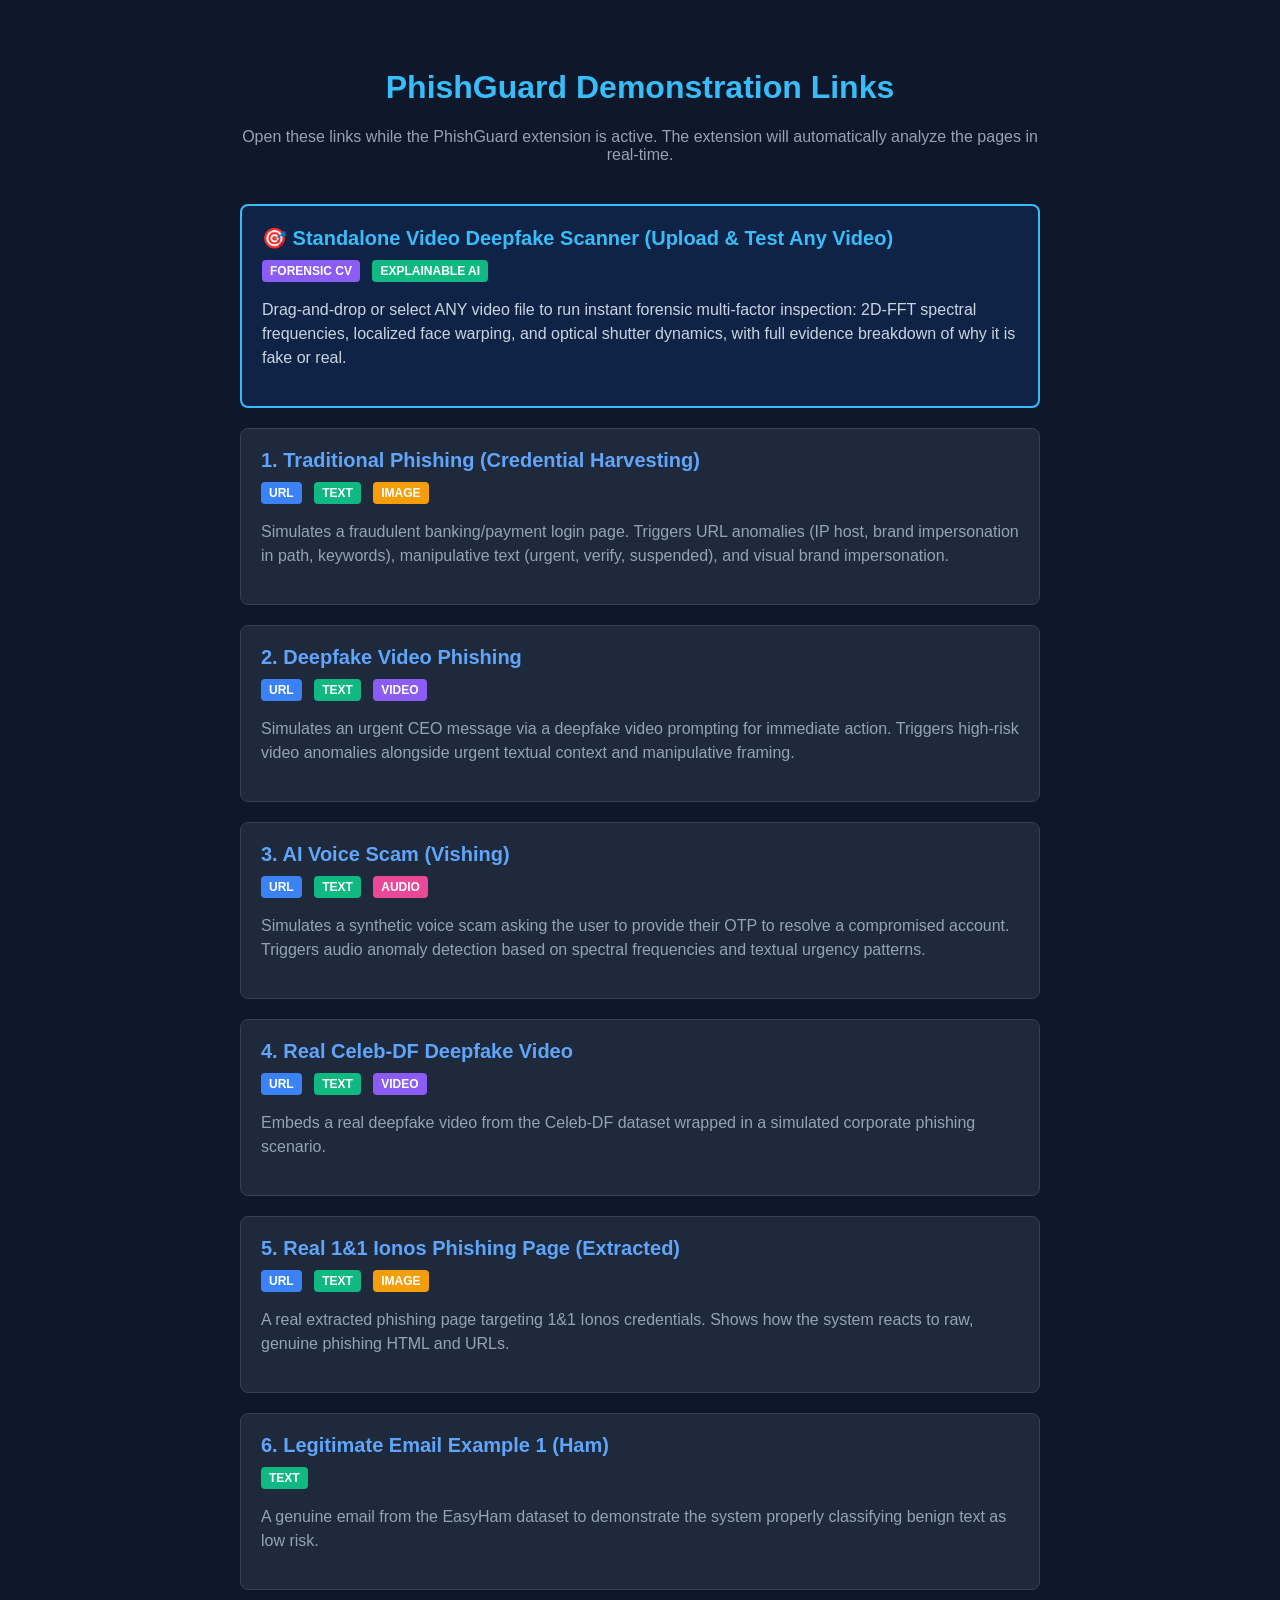
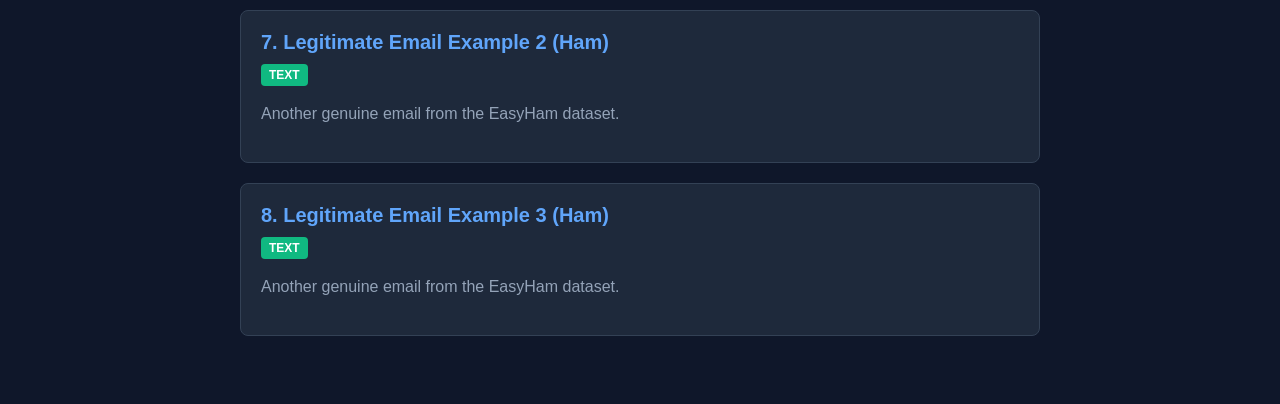
<file: demo_pages/index.html>
<!DOCTYPE html>
<html lang="en">
<head>
    <meta charset="UTF-8">
    <meta name="viewport" content="width=device-width, initial-scale=1.0">
    <title>PhishGuard Demo Links</title>
    <style>
        body { font-family: 'Segoe UI', Tahoma, Geneva, Verdana, sans-serif; background-color: #0f172a; color: #f8fafc; padding: 40px; }
        h1 { color: #38bdf8; text-align: center; }
        .container { max-width: 800px; margin: 0 auto; }
        .card { background: #1e293b; padding: 20px; margin-bottom: 20px; border-radius: 8px; border: 1px solid #334155; }
        .card a { display: block; font-size: 20px; color: #60a5fa; text-decoration: none; margin-bottom: 10px; font-weight: bold; }
        .card a:hover { text-decoration: underline; color: #93c5fd; }
        .card p { color: #94a3b8; line-height: 1.5; }
        .tag { display: inline-block; padding: 4px 8px; border-radius: 4px; font-size: 12px; font-weight: bold; margin-right: 8px; }
        .tag.url { background: #3b82f6; color: white; }
        .tag.text { background: #10b981; color: white; }
        .tag.image { background: #f59e0b; color: white; }
        .tag.video { background: #8b5cf6; color: white; }
        .tag.audio { background: #ec4899; color: white; }
    </style>
</head>
<body>
    <div class="container">
        <h1>PhishGuard Demonstration Links</h1>
        <p style="text-align: center; color: #94a3b8; margin-bottom: 40px;">
            Open these links while the PhishGuard extension is active. The extension will automatically analyze the pages in real-time.
        </p>

        <div class="card" style="border: 2px solid #38bdf8; background: #0f2347;">
            <a href="deepfake_scanner.html" target="_blank" style="color: #38bdf8;">🎯 Standalone Video Deepfake Scanner (Upload & Test Any Video)</a>
            <div>
                <span class="tag video">FORENSIC CV</span> <span class="tag text">EXPLAINABLE AI</span>
            </div>
            <p style="color: #cbd5e1;">Drag-and-drop or select ANY video file to run instant forensic multi-factor inspection: 2D-FFT spectral frequencies, localized face warping, and optical shutter dynamics, with full evidence breakdown of why it is fake or real.</p>
        </div>

        <div class="card">
            <a href="paypal-secure-login-verify-account.html" target="_blank">1. Traditional Phishing (Credential Harvesting)</a>
            <div>
                <span class="tag url">URL</span> <span class="tag text">TEXT</span> <span class="tag image">IMAGE</span>
            </div>
            <p>Simulates a fraudulent banking/payment login page. Triggers URL anomalies (IP host, brand impersonation in path, keywords), manipulative text (urgent, verify, suspended), and visual brand impersonation.</p>
        </div>

        <div class="card">
            <a href="urgent-video-login-75.html" target="_blank">2. Deepfake Video Phishing</a>
            <div>
                <span class="tag url">URL</span> <span class="tag text">TEXT</span> <span class="tag video">VIDEO</span>
            </div>
            <p>Simulates an urgent CEO message via a deepfake video prompting for immediate action. Triggers high-risk video anomalies alongside urgent textual context and manipulative framing.</p>
        </div>

        <div class="card">
            <a href="secure-voice-otp-verify-82.html" target="_blank">3. AI Voice Scam (Vishing)</a>
            <div>
                <span class="tag url">URL</span> <span class="tag text">TEXT</span> <span class="tag audio">AUDIO</span>
            </div>
            <p>Simulates a synthetic voice scam asking the user to provide their OTP to resolve a compromised account. Triggers audio anomaly detection based on spectral frequencies and textual urgency patterns.</p>
        </div>

        <div class="card">
            <a href="urgent-video-celeb-df-login-75.html" target="_blank">4. Real Celeb-DF Deepfake Video</a>
            <div>
                <span class="tag url">URL</span> <span class="tag text">TEXT</span> <span class="tag video">VIDEO</span>
            </div>
            <p>Embeds a real deepfake video from the Celeb-DF dataset wrapped in a simulated corporate phishing scenario.</p>
        </div>

        <div class="card">
            <a href="1and1-ionos-login-verify-account.html" target="_blank">5. Real 1&1 Ionos Phishing Page (Extracted)</a>
            <div>
                <span class="tag url">URL</span> <span class="tag text">TEXT</span> <span class="tag image">IMAGE</span>
            </div>
            <p>A real extracted phishing page targeting 1&1 Ionos credentials. Shows how the system reacts to raw, genuine phishing HTML and URLs.</p>
        </div>

        <div class="card">
            <a href="email_0002.html" target="_blank">6. Legitimate Email Example 1 (Ham)</a>
            <div>
                <span class="tag text">TEXT</span>
            </div>
            <p>A genuine email from the EasyHam dataset to demonstrate the system properly classifying benign text as low risk.</p>
        </div>

        <div class="card">
            <a href="email_0003.html" target="_blank">7. Legitimate Email Example 2 (Ham)</a>
            <div>
                <span class="tag text">TEXT</span>
            </div>
            <p>Another genuine email from the EasyHam dataset.</p>
        </div>

        <div class="card">
            <a href="email_0004.html" target="_blank">8. Legitimate Email Example 3 (Ham)</a>
            <div>
                <span class="tag text">TEXT</span>
            </div>
            <p>Another genuine email from the EasyHam dataset.</p>
        </div>
    </div>
</body>
</html>
</file>
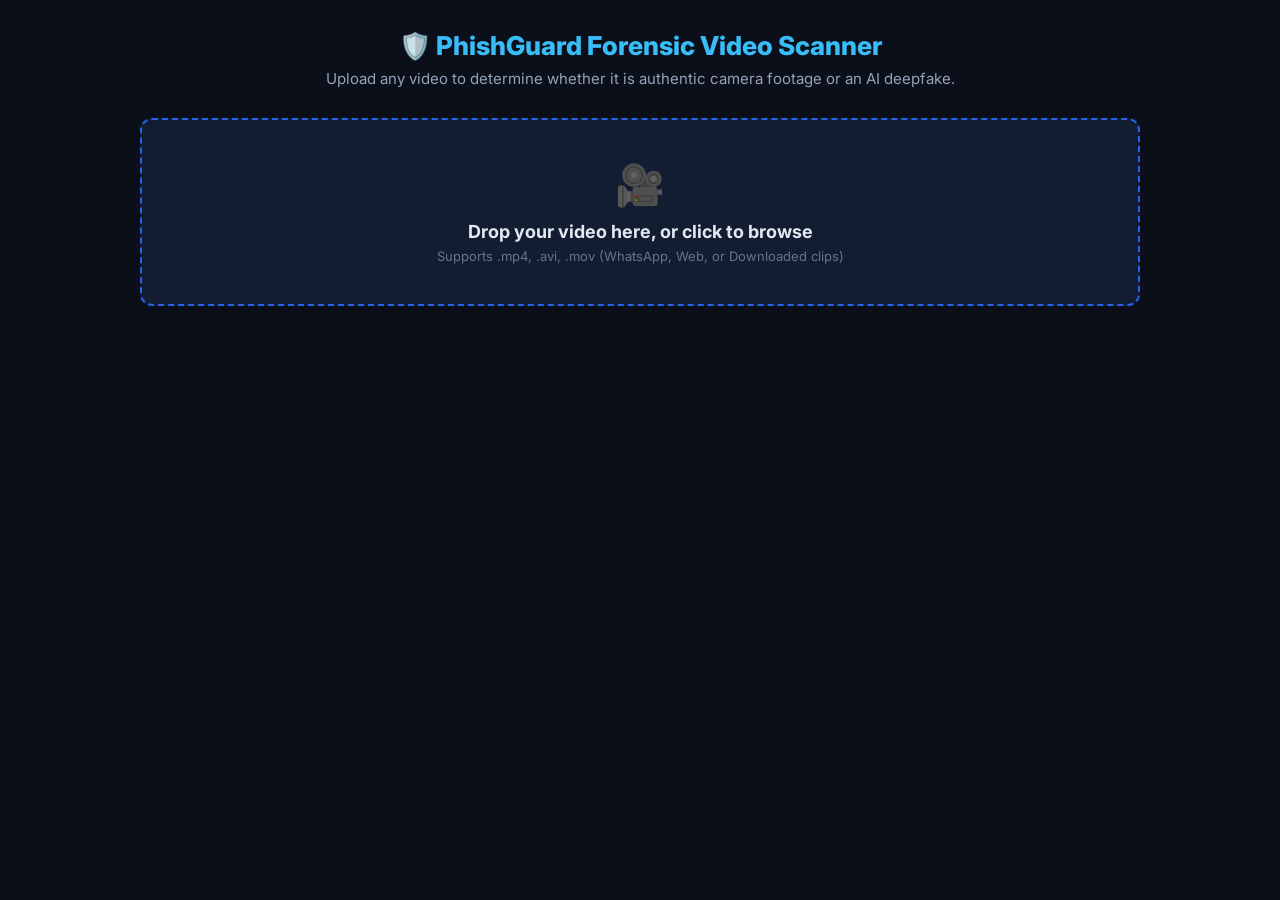
<file: demo_pages/deepfake_scanner.html>
<!DOCTYPE html>
<html lang="en">
<head>
    <meta charset="UTF-8">
    <meta name="viewport" content="width=device-width, initial-scale=1.0">
    <title>PhishGuard — Forensic Deepfake Video Scanner</title>
    <link href="https://fonts.googleapis.com/css2?family=Inter:wght@400;500;600;700;800&family=JetBrains+Mono:wght@400;600&display=swap" rel="stylesheet">
    <style>
        * { box-sizing: border-box; margin: 0; padding: 0; }
        body { font-family: 'Inter', sans-serif; background: #0b0f19; color: #f1f5f9; min-height: 100vh; padding: 30px 20px; }
        .container { max-width: 1000px; margin: 0 auto; }
        header { text-align: center; margin-bottom: 30px; }
        .logo { display: inline-flex; align-items: center; gap: 10px; font-size: 26px; font-weight: 800; color: #38bdf8; margin-bottom: 8px; }
        .subtitle { color: #94a3b8; font-size: 15px; }

        .upload-card {
            background: #131d31; border: 2px dashed #2563eb; border-radius: 12px; padding: 40px 20px;
            text-align: center; cursor: pointer; transition: all 0.2s ease; margin-bottom: 25px;
        }
        .upload-card:hover, .upload-card.dragover { border-color: #38bdf8; background: #162440; }
        .upload-icon { font-size: 40px; margin-bottom: 12px; }
        .upload-title { font-size: 18px; font-weight: 700; color: #e2e8f0; margin-bottom: 6px; }
        .upload-hint { color: #64748b; font-size: 13px; }
        input[type="file"] { display: none; }

        .spinner {
            display: none; text-align: center; padding: 30px;
        }
        .spinner-circle {
            width: 44px; height: 44px; border: 4px solid #1e293b; border-top-color: #38bdf8;
            border-radius: 50%; animation: spin 1s linear infinite; margin: 0 auto 15px;
        }
        @keyframes spin { 100% { transform: rotate(360deg); } }

        .result-section { display: none; }
        .grid { display: grid; grid-template-columns: 1fr 1fr; gap: 20px; margin-bottom: 25px; }
        @media(max-width: 768px) { .grid { grid-template-columns: 1fr; } }

        .card { background: #131d31; border: 1px solid #1e293b; border-radius: 12px; padding: 20px; }
        .video-box video { width: 100%; border-radius: 8px; max-height: 320px; background: #000; outline: none; }

        .verdict-header { display: flex; align-items: center; justify-content: space-between; margin-bottom: 15px; }
        .verdict-badge {
            display: inline-block; padding: 6px 14px; border-radius: 20px; font-weight: 800; font-size: 13px;
        }
        .badge-fake { background: rgba(239, 68, 68, 0.2); color: #ef4444; border: 1px solid #ef4444; }
        .badge-real { background: rgba(16, 185, 129, 0.2); color: #10b981; border: 1px solid #10b981; }

        .score-display { font-size: 42px; font-weight: 800; font-family: 'JetBrains Mono', monospace; }
        .score-fake { color: #ef4444; }
        .score-real { color: #10b981; }

        .meter-bar { height: 10px; border-radius: 5px; background: #1e293b; overflow: hidden; margin: 12px 0 20px; }
        .meter-fill { height: 100%; transition: width 0.8s ease; }

        .evidence-card {
            background: #182238; border-radius: 8px; padding: 14px; margin-bottom: 12px;
            border-left: 4px solid #38bdf8;
        }
        .evidence-card.fake { border-left-color: #ef4444; }
        .evidence-card.real { border-left-color: #10b981; }
        .evidence-title { font-weight: 700; font-size: 14px; margin-bottom: 4px; color: #f8fafc; }
        .evidence-detail { font-size: 13px; color: #94a3b8; line-height: 1.5; }

        table { width: 100%; border-collapse: collapse; font-size: 13px; font-family: 'JetBrains Mono', monospace; margin-top: 10px; }
        th, td { padding: 10px; text-align: left; border-bottom: 1px solid #1e293b; }
        th { color: #64748b; font-weight: 600; font-size: 11px; text-transform: uppercase; }
        td { color: #cbd5e1; }
        td.val { font-weight: 700; color: #38bdf8; }

        .btn-again {
            display: inline-block; background: #2563eb; color: white; padding: 10px 20px; border-radius: 6px;
            font-weight: 600; text-decoration: none; cursor: pointer; border: none; margin-top: 15px;
        }
        .btn-again:hover { background: #1d4ed8; }
    </style>
</head>
<body>
    <div class="container">
        <header>
            <div class="logo">🛡️ PhishGuard Forensic Video Scanner</div>
            <p class="subtitle">Upload any video to determine whether it is authentic camera footage or an AI deepfake.</p>
        </header>

        <div class="upload-card" id="dropZone" onclick="document.getElementById('videoInput').click()">
            <div class="upload-icon">🎥</div>
            <div class="upload-title">Drop your video here, or click to browse</div>
            <div class="upload-hint">Supports .mp4, .avi, .mov (WhatsApp, Web, or Downloaded clips)</div>
            <input type="file" id="videoInput" accept="video/*" onchange="handleFile(this.files[0])">
        </div>

        <div class="spinner" id="spinner">
            <div class="spinner-circle"></div>
            <h3>Extracting frames & running multi-factor computer vision analysis...</h3>
            <p style="color:#64748b; margin-top: 5px;">Analyzing 2D-FFT frequencies, localized face warping, and optical shutter dynamics.</p>
        </div>

        <div class="result-section" id="resultSection">
            <div class="grid">
                <!-- Video Player Card -->
                <div class="card video-box">
                    <h3 style="margin-bottom: 12px; font-size: 15px;">Video Playback Preview</h3>
                    <video id="videoPlayer" controls autoplay muted loop></video>
                    <div id="fileMeta" style="margin-top: 10px; font-size: 12px; color: #64748b;"></div>
                </div>

                <!-- Threat Score Card -->
                <div class="card">
                    <div class="verdict-header">
                        <span style="font-size: 12px; color: #64748b; font-weight: 700; letter-spacing: 1px;">FORENSIC VERDICT</span>
                        <span class="verdict-badge" id="verdictBadge">ANALYZED</span>
                    </div>

                    <div class="score-display" id="scoreDisplay">0%</div>
                    <div style="font-size: 12px; color: #94a3b8; font-weight: 600;">MANIPULATION RISK SCORE</div>

                    <div class="meter-bar">
                        <div class="meter-fill" id="meterFill" style="width: 0%;"></div>
                    </div>

                    <h4 style="margin: 15px 0 8px; font-size: 13px; color: #e2e8f0;">Extracted Forensic Metrics</h4>
                    <table>
                        <tr>
                            <td>Face/Background Warping</td>
                            <td class="val" id="metricWarping">--</td>
                        </tr>
                        <tr>
                            <td>Shutter Blur Variance (CV)</td>
                            <td class="val" id="metricCV">--</td>
                        </tr>
                        <tr>
                            <td>Spectral 2D-FFT Depth</td>
                            <td class="val" id="metricFFT">--</td>
                        </tr>
                        <tr>
                            <td>Pixel Jitter / Movement</td>
                            <td class="val" id="metricJitter">--</td>
                        </tr>
                    </table>
                </div>
            </div>

            <!-- Detailed Evidence Card -->
            <div class="card">
                <h3 id="evidenceHeader" style="margin-bottom: 15px; font-size: 16px;">🔍 Forensic Evidence</h3>
                <div id="evidenceList"></div>

                <div style="text-align: right;">
                    <button class="btn-again" onclick="resetScanner()">Scan Another Video</button>
                </div>
            </div>
        </div>
    </div>

    <script>
        const dropZone = document.getElementById('dropZone');
        const fileInput = document.getElementById('videoInput');

        ['dragenter', 'dragover'].forEach(name => {
            dropZone.addEventListener(name, (e) => { e.preventDefault(); dropZone.classList.add('dragover'); }, false);
        });
        ['dragleave', 'drop'].forEach(name => {
            dropZone.addEventListener(name, (e) => { e.preventDefault(); dropZone.classList.remove('dragover'); }, false);
        });
        dropZone.addEventListener('drop', (e) => {
            const files = e.dataTransfer.files;
            if (files.length > 0) handleFile(files[0]);
        });

        async function handleFile(file) {
            if (!file) return;

            dropZone.style.display = 'none';
            document.getElementById('spinner').style.display = 'block';
            document.getElementById('resultSection').style.display = 'none';

            const formData = new FormData();
            formData.append('video', file);

            try {
                const response = await fetch('/scan-video', {
                    method: 'POST',
                    body: formData
                });
                const data = await response.json();
                document.getElementById('spinner').style.display = 'none';

                if (data.error) {
                    alert('Error: ' + data.error);
                    dropZone.style.display = 'block';
                    return;
                }

                displayResults(data);
            } catch (err) {
                document.getElementById('spinner').style.display = 'none';
                dropZone.style.display = 'block';
                alert('Analysis failed: Make sure demo_server.py is running on port 8000!');
            }
        }

        function displayResults(data) {
            document.getElementById('resultSection').style.display = 'block';

            // Video player
            const player = document.getElementById('videoPlayer');
            player.src = data.video_url + '?t=' + Date.now();
            document.getElementById('fileMeta').innerText = `${data.filename} (${data.size_mb.toFixed(2)} MB) — ${data.frames_analyzed} frames scanned across ${data.duration.toFixed(1)}s`;

            // Score & Badge
            const score = (data.risk_score * 100).toFixed(1);
            const scoreDisplay = document.getElementById('scoreDisplay');
            const verdictBadge = document.getElementById('verdictBadge');
            const meterFill = document.getElementById('meterFill');

            scoreDisplay.innerText = score + '%';
            meterFill.style.width = score + '%';

            if (data.is_deepfake) {
                scoreDisplay.className = 'score-display score-fake';
                verdictBadge.className = 'verdict-badge badge-fake';
                verdictBadge.innerText = '🔴 DEEPFAKE DETECTED';
                meterFill.style.background = '#ef4444';
            } else {
                scoreDisplay.className = 'score-display score-real';
                verdictBadge.className = 'verdict-badge badge-real';
                verdictBadge.innerText = '🟢 AUTHENTIC FOOTAGE';
                meterFill.style.background = '#10b981';
            }

            // Metrics
            document.getElementById('metricWarping').innerText = data.warping_ratio.toFixed(2) + 'x';
            document.getElementById('metricCV').innerText = data.sharpness_cv.toFixed(2);
            document.getElementById('metricFFT').innerText = data.fft_ratio.toFixed(4);
            document.getElementById('metricJitter').innerText = data.avg_jitter.toFixed(2);

            // Evidence
            const evHeader = document.getElementById('evidenceHeader');
            const evList = document.getElementById('evidenceList');
            evList.innerHTML = '';

            if (data.is_deepfake) {
                evHeader.innerText = '🚨 EXACT FORENSIC PROOF (WHY THIS VIDEO IS FAKE):';
                data.evidence_fake.forEach(ev => {
                    const div = document.createElement('div');
                    div.className = 'evidence-card fake';
                    div.innerHTML = `<div class="evidence-title">⚠️ ${ev.title}</div><div class="evidence-detail">${ev.detail}</div>`;
                    evList.appendChild(div);
                });
            } else {
                evHeader.innerText = '✅ AUTHENTICITY CONFIRMATION (WHY THIS VIDEO IS REAL):';
                data.evidence_real.forEach(ev => {
                    const div = document.createElement('div');
                    div.className = 'evidence-card real';
                    div.innerHTML = `<div class="evidence-title">✓ ${ev.title}</div><div class="evidence-detail">${ev.detail}</div>`;
                    evList.appendChild(div);
                });
            }
        }

        function resetScanner() {
            document.getElementById('resultSection').style.display = 'none';
            document.getElementById('dropZone').style.display = 'block';
            document.getElementById('videoPlayer').pause();
            fileInput.value = '';
        }
    </script>
</body>
</html>
</file>
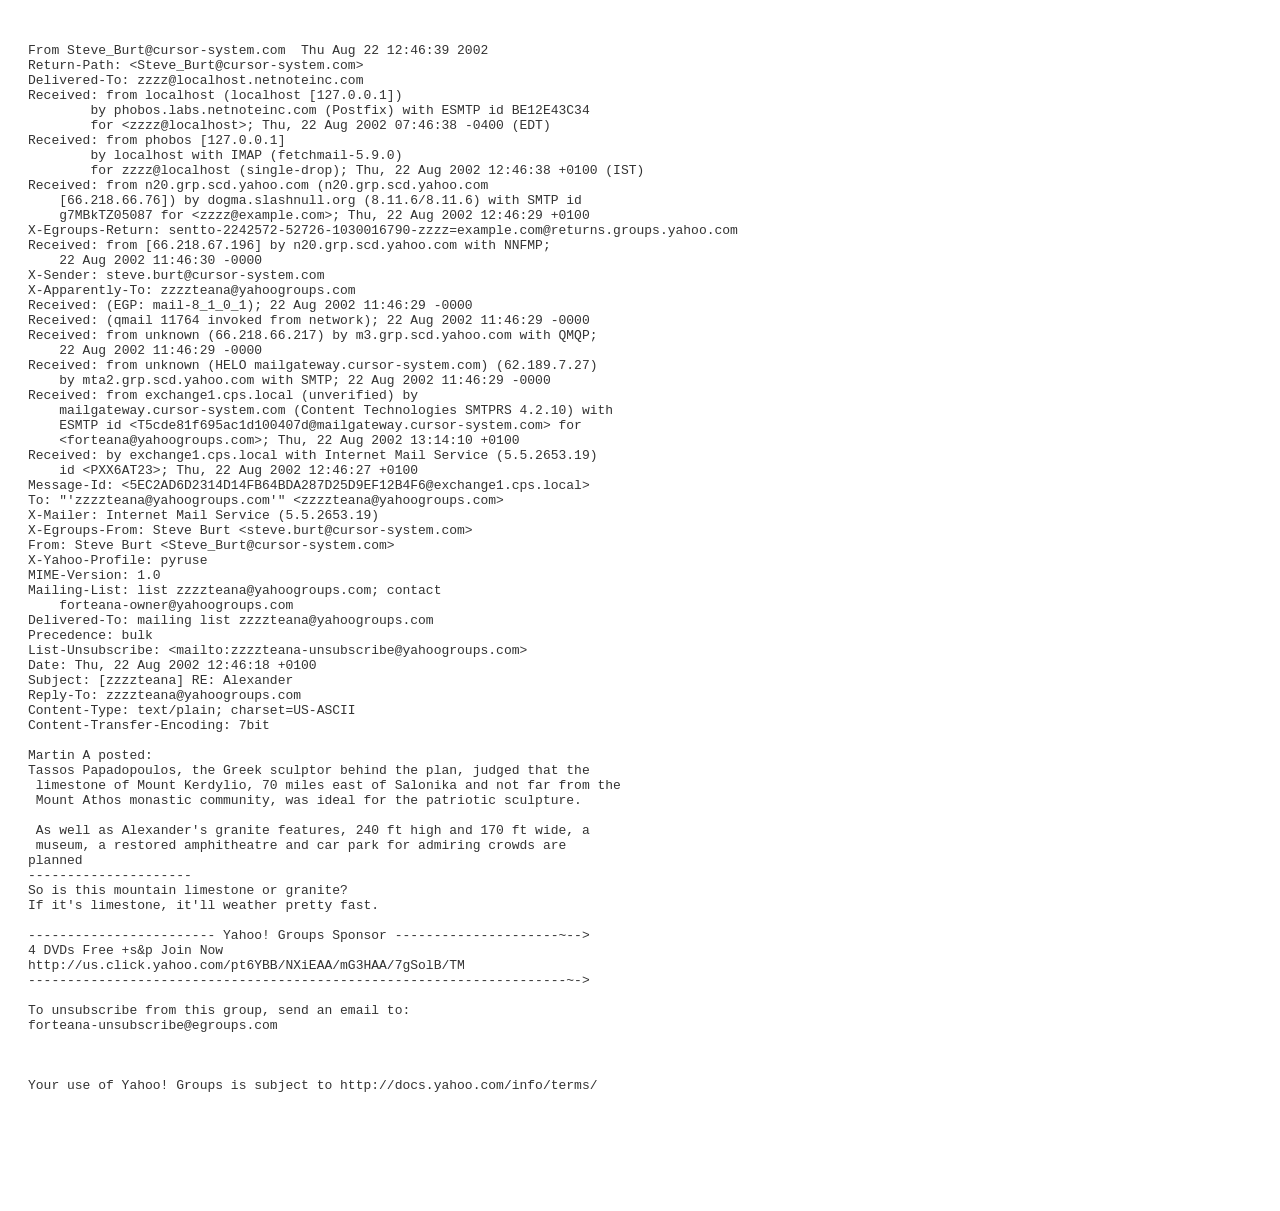
<file: demo_pages/email_0002.html>
<!DOCTYPE html>
<html>
<head>
    <title>Email</title>
    <style>body { font-family: monospace; white-space: pre-wrap; padding: 20px; background: #fff; color: #333; }</style>
</head>
<body>
From Steve_Burt@cursor-system.com  Thu Aug 22 12:46:39 2002
Return-Path: &lt;Steve_Burt@cursor-system.com&gt;
Delivered-To: zzzz@localhost.netnoteinc.com
Received: from localhost (localhost [127.0.0.1])
	by phobos.labs.netnoteinc.com (Postfix) with ESMTP id BE12E43C34
	for &lt;zzzz@localhost&gt;; Thu, 22 Aug 2002 07:46:38 -0400 (EDT)
Received: from phobos [127.0.0.1]
	by localhost with IMAP (fetchmail-5.9.0)
	for zzzz@localhost (single-drop); Thu, 22 Aug 2002 12:46:38 +0100 (IST)
Received: from n20.grp.scd.yahoo.com (n20.grp.scd.yahoo.com
    [66.218.66.76]) by dogma.slashnull.org (8.11.6/8.11.6) with SMTP id
    g7MBkTZ05087 for &lt;zzzz@example.com&gt;; Thu, 22 Aug 2002 12:46:29 +0100
X-Egroups-Return: sentto-2242572-52726-1030016790-zzzz=example.com@returns.groups.yahoo.com
Received: from [66.218.67.196] by n20.grp.scd.yahoo.com with NNFMP;
    22 Aug 2002 11:46:30 -0000
X-Sender: steve.burt@cursor-system.com
X-Apparently-To: zzzzteana@yahoogroups.com
Received: (EGP: mail-8_1_0_1); 22 Aug 2002 11:46:29 -0000
Received: (qmail 11764 invoked from network); 22 Aug 2002 11:46:29 -0000
Received: from unknown (66.218.66.217) by m3.grp.scd.yahoo.com with QMQP;
    22 Aug 2002 11:46:29 -0000
Received: from unknown (HELO mailgateway.cursor-system.com) (62.189.7.27)
    by mta2.grp.scd.yahoo.com with SMTP; 22 Aug 2002 11:46:29 -0000
Received: from exchange1.cps.local (unverified) by
    mailgateway.cursor-system.com (Content Technologies SMTPRS 4.2.10) with
    ESMTP id &lt;T5cde81f695ac1d100407d@mailgateway.cursor-system.com&gt; for
    &lt;forteana@yahoogroups.com&gt;; Thu, 22 Aug 2002 13:14:10 +0100
Received: by exchange1.cps.local with Internet Mail Service (5.5.2653.19)
    id &lt;PXX6AT23&gt;; Thu, 22 Aug 2002 12:46:27 +0100
Message-Id: &lt;5EC2AD6D2314D14FB64BDA287D25D9EF12B4F6@exchange1.cps.local&gt;
To: "'zzzzteana@yahoogroups.com'" &lt;zzzzteana@yahoogroups.com&gt;
X-Mailer: Internet Mail Service (5.5.2653.19)
X-Egroups-From: Steve Burt &lt;steve.burt@cursor-system.com&gt;
From: Steve Burt &lt;Steve_Burt@cursor-system.com&gt;
X-Yahoo-Profile: pyruse
MIME-Version: 1.0
Mailing-List: list zzzzteana@yahoogroups.com; contact
    forteana-owner@yahoogroups.com
Delivered-To: mailing list zzzzteana@yahoogroups.com
Precedence: bulk
List-Unsubscribe: &lt;mailto:zzzzteana-unsubscribe@yahoogroups.com&gt;
Date: Thu, 22 Aug 2002 12:46:18 +0100
Subject: [zzzzteana] RE: Alexander
Reply-To: zzzzteana@yahoogroups.com
Content-Type: text/plain; charset=US-ASCII
Content-Transfer-Encoding: 7bit

Martin A posted:
Tassos Papadopoulos, the Greek sculptor behind the plan, judged that the
 limestone of Mount Kerdylio, 70 miles east of Salonika and not far from the
 Mount Athos monastic community, was ideal for the patriotic sculpture. 
 
 As well as Alexander's granite features, 240 ft high and 170 ft wide, a
 museum, a restored amphitheatre and car park for admiring crowds are
planned
---------------------
So is this mountain limestone or granite?
If it's limestone, it'll weather pretty fast.

------------------------ Yahoo! Groups Sponsor ---------------------~--&gt;
4 DVDs Free +s&p Join Now
http://us.click.yahoo.com/pt6YBB/NXiEAA/mG3HAA/7gSolB/TM
---------------------------------------------------------------------~-&gt;

To unsubscribe from this group, send an email to:
forteana-unsubscribe@egroups.com

 

Your use of Yahoo! Groups is subject to http://docs.yahoo.com/info/terms/ 




</body>
</html>
</file>
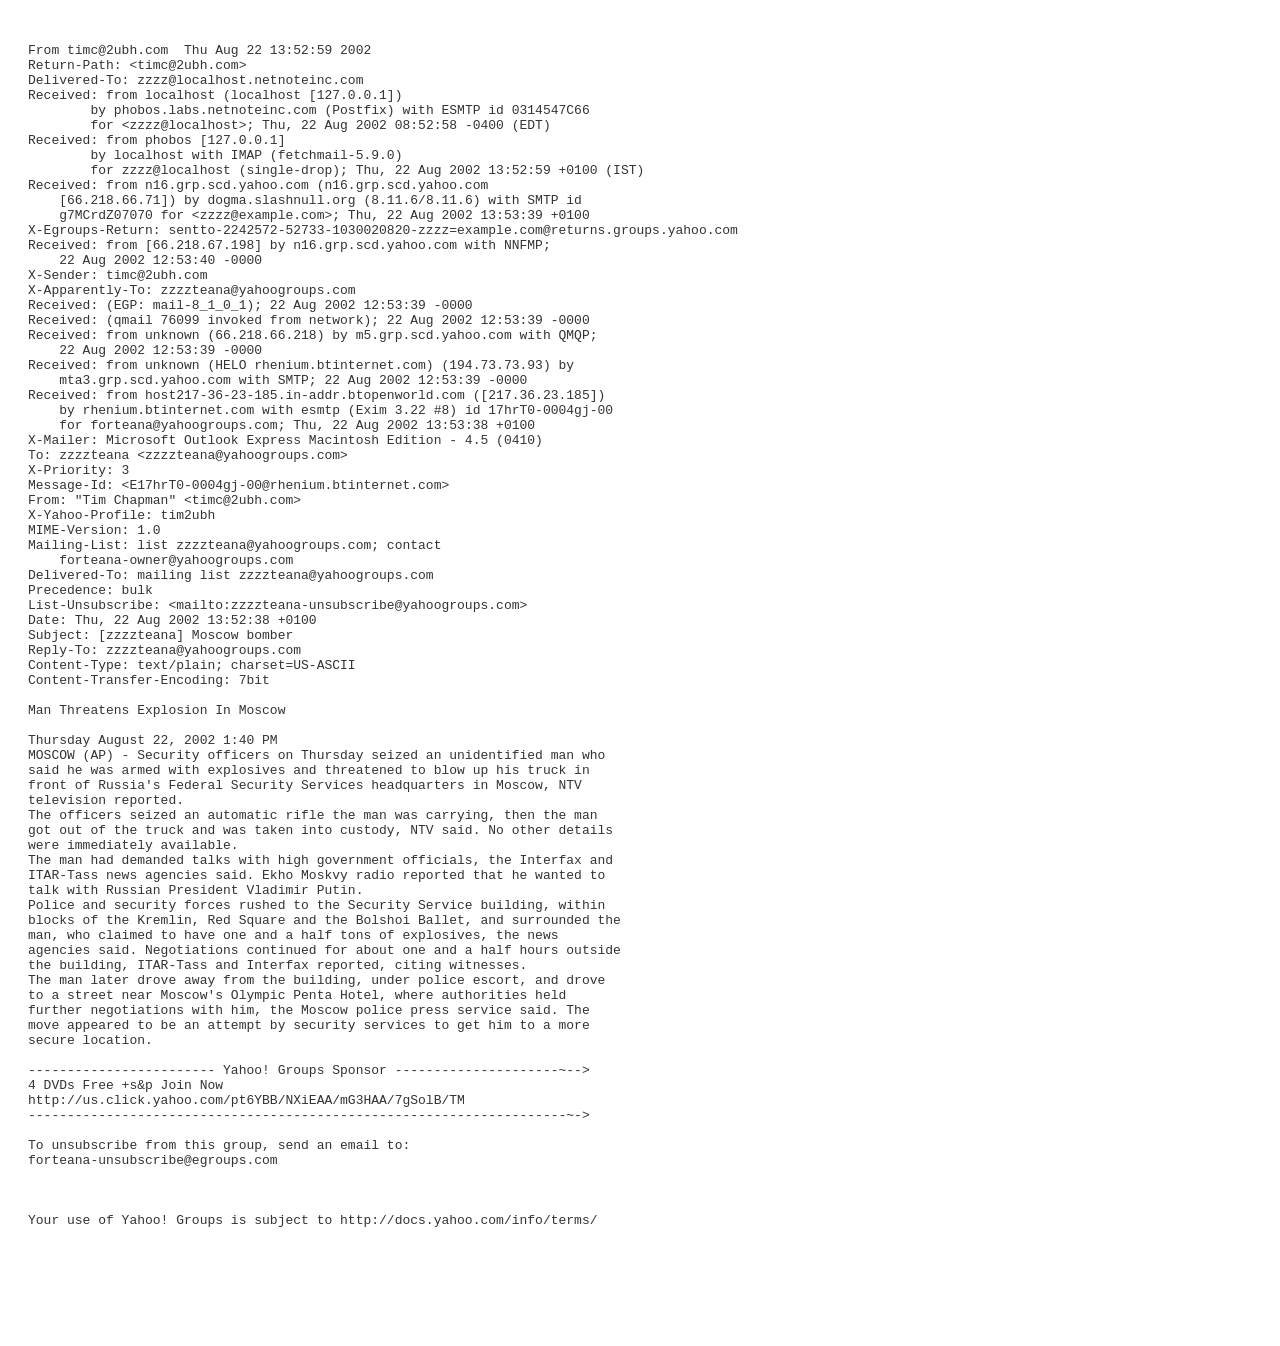
<file: demo_pages/email_0003.html>
<!DOCTYPE html>
<html>
<head>
    <title>Email</title>
    <style>body { font-family: monospace; white-space: pre-wrap; padding: 20px; background: #fff; color: #333; }</style>
</head>
<body>
From timc@2ubh.com  Thu Aug 22 13:52:59 2002
Return-Path: &lt;timc@2ubh.com&gt;
Delivered-To: zzzz@localhost.netnoteinc.com
Received: from localhost (localhost [127.0.0.1])
	by phobos.labs.netnoteinc.com (Postfix) with ESMTP id 0314547C66
	for &lt;zzzz@localhost&gt;; Thu, 22 Aug 2002 08:52:58 -0400 (EDT)
Received: from phobos [127.0.0.1]
	by localhost with IMAP (fetchmail-5.9.0)
	for zzzz@localhost (single-drop); Thu, 22 Aug 2002 13:52:59 +0100 (IST)
Received: from n16.grp.scd.yahoo.com (n16.grp.scd.yahoo.com
    [66.218.66.71]) by dogma.slashnull.org (8.11.6/8.11.6) with SMTP id
    g7MCrdZ07070 for &lt;zzzz@example.com&gt;; Thu, 22 Aug 2002 13:53:39 +0100
X-Egroups-Return: sentto-2242572-52733-1030020820-zzzz=example.com@returns.groups.yahoo.com
Received: from [66.218.67.198] by n16.grp.scd.yahoo.com with NNFMP;
    22 Aug 2002 12:53:40 -0000
X-Sender: timc@2ubh.com
X-Apparently-To: zzzzteana@yahoogroups.com
Received: (EGP: mail-8_1_0_1); 22 Aug 2002 12:53:39 -0000
Received: (qmail 76099 invoked from network); 22 Aug 2002 12:53:39 -0000
Received: from unknown (66.218.66.218) by m5.grp.scd.yahoo.com with QMQP;
    22 Aug 2002 12:53:39 -0000
Received: from unknown (HELO rhenium.btinternet.com) (194.73.73.93) by
    mta3.grp.scd.yahoo.com with SMTP; 22 Aug 2002 12:53:39 -0000
Received: from host217-36-23-185.in-addr.btopenworld.com ([217.36.23.185])
    by rhenium.btinternet.com with esmtp (Exim 3.22 #8) id 17hrT0-0004gj-00
    for forteana@yahoogroups.com; Thu, 22 Aug 2002 13:53:38 +0100
X-Mailer: Microsoft Outlook Express Macintosh Edition - 4.5 (0410)
To: zzzzteana &lt;zzzzteana@yahoogroups.com&gt;
X-Priority: 3
Message-Id: &lt;E17hrT0-0004gj-00@rhenium.btinternet.com&gt;
From: "Tim Chapman" &lt;timc@2ubh.com&gt;
X-Yahoo-Profile: tim2ubh
MIME-Version: 1.0
Mailing-List: list zzzzteana@yahoogroups.com; contact
    forteana-owner@yahoogroups.com
Delivered-To: mailing list zzzzteana@yahoogroups.com
Precedence: bulk
List-Unsubscribe: &lt;mailto:zzzzteana-unsubscribe@yahoogroups.com&gt;
Date: Thu, 22 Aug 2002 13:52:38 +0100
Subject: [zzzzteana] Moscow bomber
Reply-To: zzzzteana@yahoogroups.com
Content-Type: text/plain; charset=US-ASCII
Content-Transfer-Encoding: 7bit

Man Threatens Explosion In Moscow 

Thursday August 22, 2002 1:40 PM
MOSCOW (AP) - Security officers on Thursday seized an unidentified man who
said he was armed with explosives and threatened to blow up his truck in
front of Russia's Federal Security Services headquarters in Moscow, NTV
television reported.
The officers seized an automatic rifle the man was carrying, then the man
got out of the truck and was taken into custody, NTV said. No other details
were immediately available.
The man had demanded talks with high government officials, the Interfax and
ITAR-Tass news agencies said. Ekho Moskvy radio reported that he wanted to
talk with Russian President Vladimir Putin.
Police and security forces rushed to the Security Service building, within
blocks of the Kremlin, Red Square and the Bolshoi Ballet, and surrounded the
man, who claimed to have one and a half tons of explosives, the news
agencies said. Negotiations continued for about one and a half hours outside
the building, ITAR-Tass and Interfax reported, citing witnesses.
The man later drove away from the building, under police escort, and drove
to a street near Moscow's Olympic Penta Hotel, where authorities held
further negotiations with him, the Moscow police press service said. The
move appeared to be an attempt by security services to get him to a more
secure location. 

------------------------ Yahoo! Groups Sponsor ---------------------~--&gt;
4 DVDs Free +s&p Join Now
http://us.click.yahoo.com/pt6YBB/NXiEAA/mG3HAA/7gSolB/TM
---------------------------------------------------------------------~-&gt;

To unsubscribe from this group, send an email to:
forteana-unsubscribe@egroups.com

 

Your use of Yahoo! Groups is subject to http://docs.yahoo.com/info/terms/ 




</body>
</html>
</file>
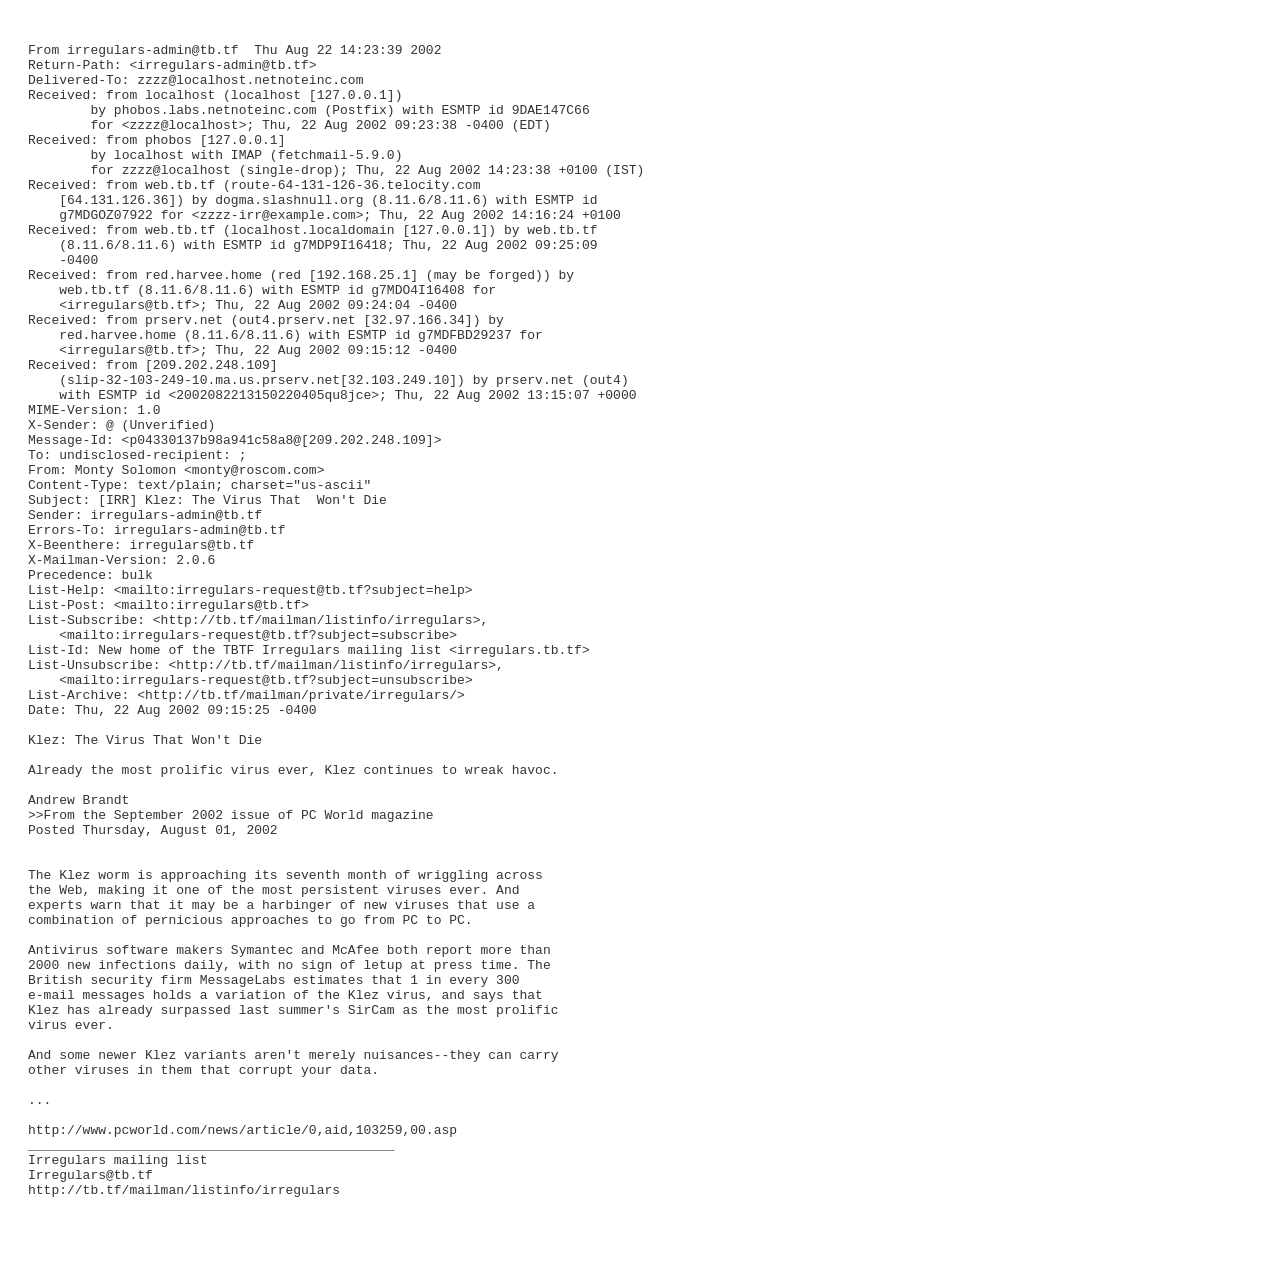
<file: demo_pages/email_0004.html>
<!DOCTYPE html>
<html>
<head>
    <title>Email</title>
    <style>body { font-family: monospace; white-space: pre-wrap; padding: 20px; background: #fff; color: #333; }</style>
</head>
<body>
From irregulars-admin@tb.tf  Thu Aug 22 14:23:39 2002
Return-Path: &lt;irregulars-admin@tb.tf&gt;
Delivered-To: zzzz@localhost.netnoteinc.com
Received: from localhost (localhost [127.0.0.1])
	by phobos.labs.netnoteinc.com (Postfix) with ESMTP id 9DAE147C66
	for &lt;zzzz@localhost&gt;; Thu, 22 Aug 2002 09:23:38 -0400 (EDT)
Received: from phobos [127.0.0.1]
	by localhost with IMAP (fetchmail-5.9.0)
	for zzzz@localhost (single-drop); Thu, 22 Aug 2002 14:23:38 +0100 (IST)
Received: from web.tb.tf (route-64-131-126-36.telocity.com
    [64.131.126.36]) by dogma.slashnull.org (8.11.6/8.11.6) with ESMTP id
    g7MDGOZ07922 for &lt;zzzz-irr@example.com&gt;; Thu, 22 Aug 2002 14:16:24 +0100
Received: from web.tb.tf (localhost.localdomain [127.0.0.1]) by web.tb.tf
    (8.11.6/8.11.6) with ESMTP id g7MDP9I16418; Thu, 22 Aug 2002 09:25:09
    -0400
Received: from red.harvee.home (red [192.168.25.1] (may be forged)) by
    web.tb.tf (8.11.6/8.11.6) with ESMTP id g7MDO4I16408 for
    &lt;irregulars@tb.tf&gt;; Thu, 22 Aug 2002 09:24:04 -0400
Received: from prserv.net (out4.prserv.net [32.97.166.34]) by
    red.harvee.home (8.11.6/8.11.6) with ESMTP id g7MDFBD29237 for
    &lt;irregulars@tb.tf&gt;; Thu, 22 Aug 2002 09:15:12 -0400
Received: from [209.202.248.109]
    (slip-32-103-249-10.ma.us.prserv.net[32.103.249.10]) by prserv.net (out4)
    with ESMTP id &lt;2002082213150220405qu8jce&gt;; Thu, 22 Aug 2002 13:15:07 +0000
MIME-Version: 1.0
X-Sender: @ (Unverified)
Message-Id: &lt;p04330137b98a941c58a8@[209.202.248.109]&gt;
To: undisclosed-recipient: ;
From: Monty Solomon &lt;monty@roscom.com&gt;
Content-Type: text/plain; charset="us-ascii"
Subject: [IRR] Klez: The Virus That  Won't Die
Sender: irregulars-admin@tb.tf
Errors-To: irregulars-admin@tb.tf
X-Beenthere: irregulars@tb.tf
X-Mailman-Version: 2.0.6
Precedence: bulk
List-Help: &lt;mailto:irregulars-request@tb.tf?subject=help&gt;
List-Post: &lt;mailto:irregulars@tb.tf&gt;
List-Subscribe: &lt;http://tb.tf/mailman/listinfo/irregulars&gt;,
    &lt;mailto:irregulars-request@tb.tf?subject=subscribe&gt;
List-Id: New home of the TBTF Irregulars mailing list &lt;irregulars.tb.tf&gt;
List-Unsubscribe: &lt;http://tb.tf/mailman/listinfo/irregulars&gt;,
    &lt;mailto:irregulars-request@tb.tf?subject=unsubscribe&gt;
List-Archive: &lt;http://tb.tf/mailman/private/irregulars/&gt;
Date: Thu, 22 Aug 2002 09:15:25 -0400

Klez: The Virus That Won't Die
 
Already the most prolific virus ever, Klez continues to wreak havoc.

Andrew Brandt
&gt;&gt;From the September 2002 issue of PC World magazine
Posted Thursday, August 01, 2002


The Klez worm is approaching its seventh month of wriggling across 
the Web, making it one of the most persistent viruses ever. And 
experts warn that it may be a harbinger of new viruses that use a 
combination of pernicious approaches to go from PC to PC.

Antivirus software makers Symantec and McAfee both report more than 
2000 new infections daily, with no sign of letup at press time. The 
British security firm MessageLabs estimates that 1 in every 300 
e-mail messages holds a variation of the Klez virus, and says that 
Klez has already surpassed last summer's SirCam as the most prolific 
virus ever.

And some newer Klez variants aren't merely nuisances--they can carry 
other viruses in them that corrupt your data.

...

http://www.pcworld.com/news/article/0,aid,103259,00.asp
_______________________________________________
Irregulars mailing list
Irregulars@tb.tf
http://tb.tf/mailman/listinfo/irregulars


</body>
</html>
</file>
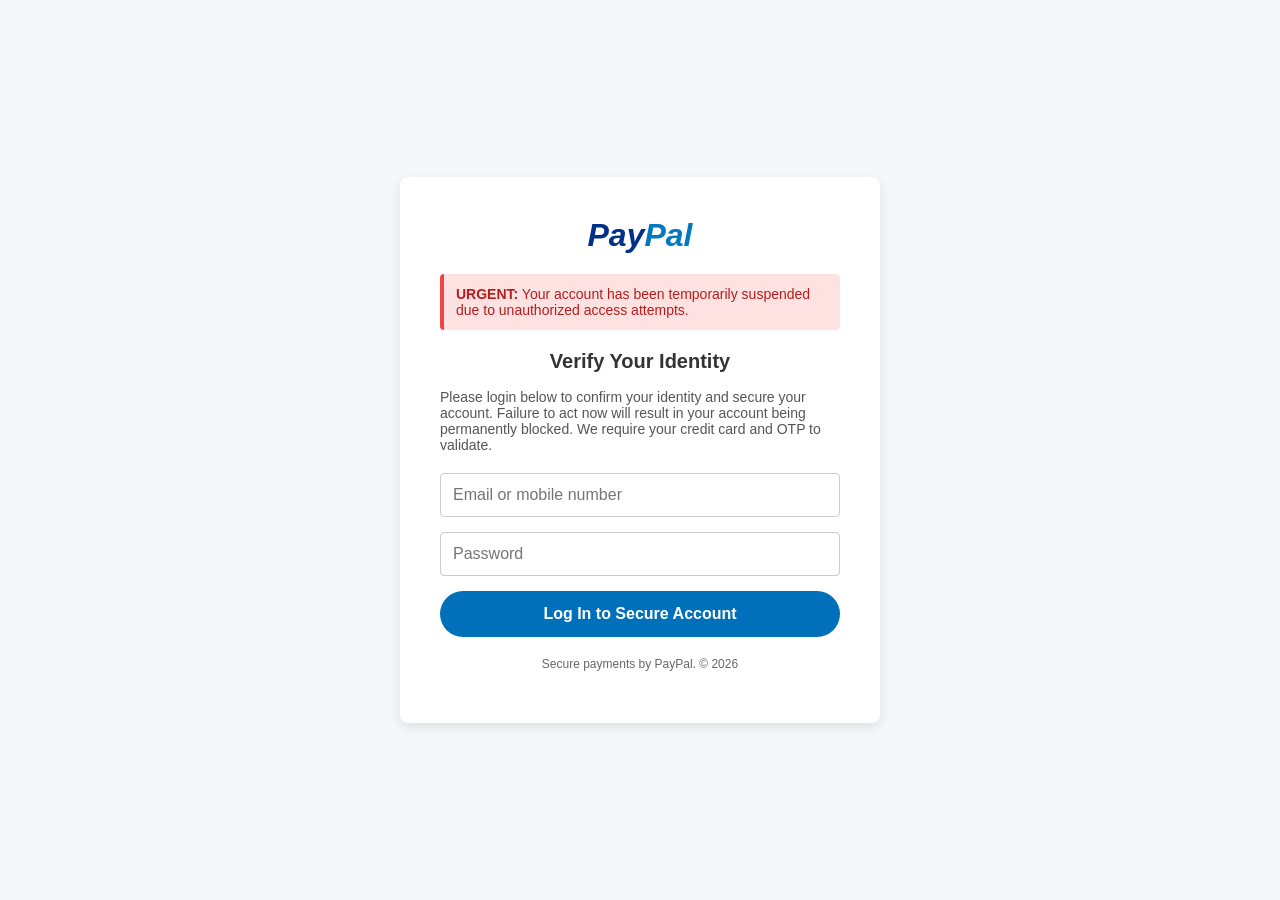
<file: demo_pages/paypal-secure-login-verify-account.html>
<!DOCTYPE html>
<html lang="en">
<head>
    <meta charset="UTF-8">
    <meta name="viewport" content="width=device-width, initial-scale=1.0">
    <title>Verify Your Account - PayPal</title>
    <style>
        body { font-family: 'Helvetica Neue', Helvetica, Arial, sans-serif; background-color: #f5f7fa; display: flex; justify-content: center; align-items: center; height: 100vh; margin: 0; }
        .login-box { background: white; padding: 40px; border-radius: 8px; box-shadow: 0 4px 12px rgba(0,0,0,0.1); width: 100%; max-width: 400px; text-align: center; }
        .logo { font-size: 32px; font-weight: bold; color: #003087; margin-bottom: 20px; font-style: italic; }
        .logo span { color: #0079C1; }
        .alert { background: #fee2e2; color: #b91c1c; padding: 12px; border-radius: 4px; margin-bottom: 20px; font-size: 14px; text-align: left; border-left: 4px solid #ef4444; }
        h2 { margin-top: 0; font-size: 20px; color: #333; }
        input { width: 100%; padding: 12px; margin-bottom: 15px; border: 1px solid #ccc; border-radius: 4px; box-sizing: border-box; font-size: 16px; }
        button { width: 100%; background: #0070ba; color: white; border: none; padding: 14px; border-radius: 24px; font-size: 16px; font-weight: bold; cursor: pointer; }
        button:hover { background: #005ea6; }
        p.footer { font-size: 12px; color: #666; margin-top: 20px; }
    </style>
</head>
<body>
    <div class="login-box">
        <div class="logo">Pay<span>Pal</span></div>
        <div class="alert">
            <strong>URGENT:</strong> Your account has been temporarily suspended due to unauthorized access attempts.
        </div>
        <h2>Verify Your Identity</h2>
        <p style="text-align: left; font-size: 14px; color: #555; margin-bottom: 20px;">
            Please login below to confirm your identity and secure your account. 
            Failure to act now will result in your account being permanently blocked. We require your credit card and OTP to validate.
        </p>
        <form onsubmit="event.preventDefault(); alert('This is a simulated phishing demo.');">
            <input type="email" placeholder="Email or mobile number" required>
            <input type="password" placeholder="Password" required>
            <button type="submit">Log In to Secure Account</button>
        </form>
        <p class="footer">Secure payments by PayPal. &copy; 2026</p>
    </div>
</body>
</html>
</file>
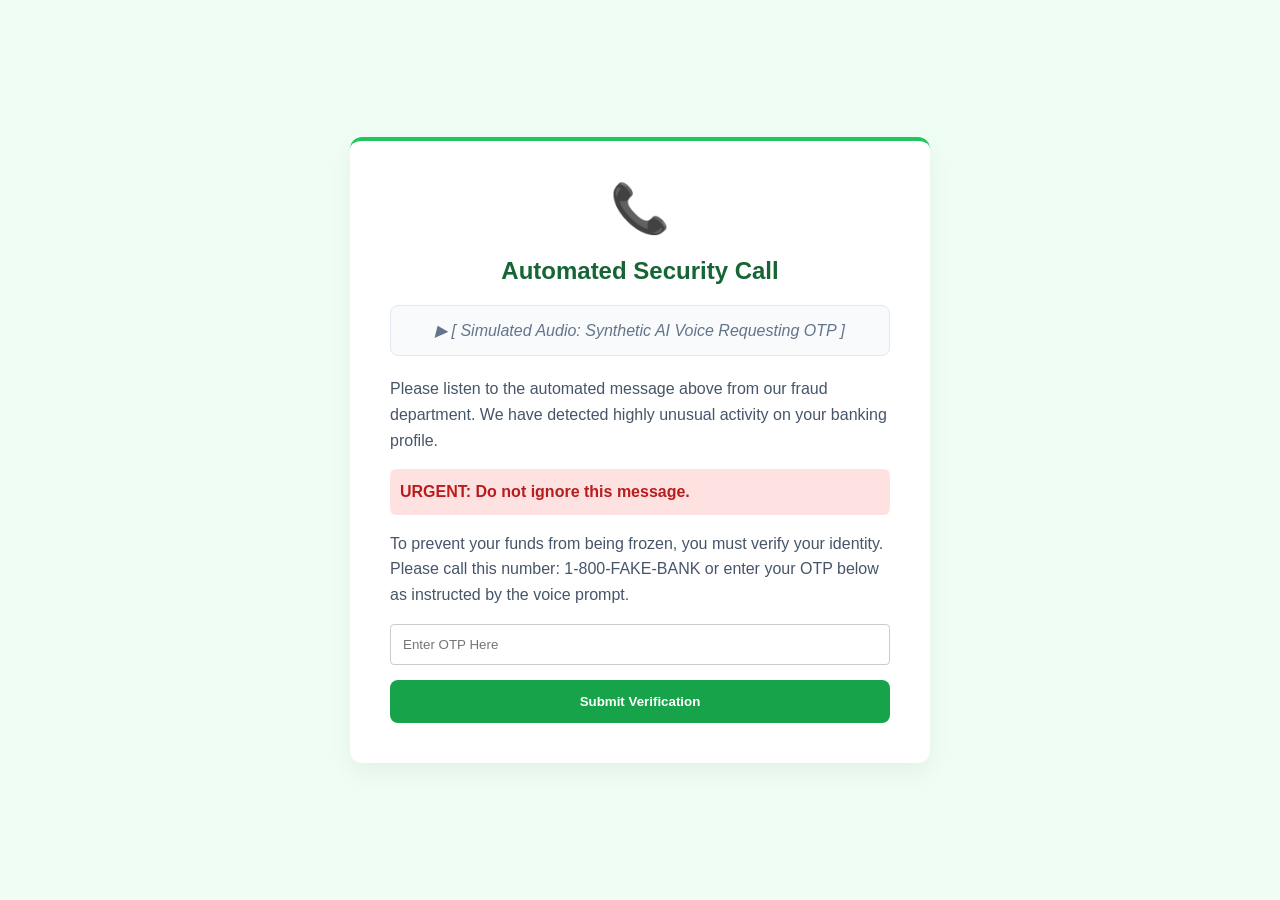
<file: demo_pages/secure-voice-otp-verify-82.html>
<!DOCTYPE html>
<html lang="en">
<head>
    <meta charset="UTF-8">
    <meta name="viewport" content="width=device-width, initial-scale=1.0">
    <title>Voice Verification Required</title>
    <style>
        body { font-family: 'Segoe UI', Tahoma, Geneva, Verdana, sans-serif; background-color: #f0fdf4; display: flex; justify-content: center; align-items: center; height: 100vh; margin: 0; }
        .audio-container { background: white; padding: 40px; border-radius: 12px; box-shadow: 0 10px 25px rgba(0,0,0,0.05); max-width: 500px; text-align: center; border-top: 4px solid #22c55e; }
        .icon { font-size: 48px; color: #22c55e; margin-bottom: 20px; }
        h2 { color: #166534; margin-top: 0; }
        p { color: #475569; line-height: 1.6; text-align: left; }
        .audio-player { background: #f8fafc; padding: 15px; border-radius: 8px; border: 1px solid #e2e8f0; margin: 20px 0; color: #64748b; font-style: italic; }
        .warning { color: #b91c1c; font-weight: bold; background: #fee2e2; padding: 10px; border-radius: 6px; }
    </style>
</head>
<body>
    <div class="audio-container">
        <div class="icon">📞</div>
        <h2>Automated Security Call</h2>
        <div class="audio-player">
            ▶ [ Simulated Audio: Synthetic AI Voice Requesting OTP ]
        </div>
        <p>
            Please listen to the automated message above from our fraud department. We have detected highly unusual activity on your banking profile.
        </p>
        <p class="warning">
            URGENT: Do not ignore this message.
        </p>
        <p>
            To prevent your funds from being frozen, you must verify your identity. Please call this number: 1-800-FAKE-BANK or enter your OTP below as instructed by the voice prompt.
        </p>
        <input type="text" placeholder="Enter OTP Here" style="width: 100%; padding: 12px; border: 1px solid #ccc; border-radius: 4px; box-sizing: border-box; margin-bottom: 15px;">
        <button style="width: 100%; background: #16a34a; color: white; border: none; padding: 14px; border-radius: 8px; font-weight: bold; cursor: pointer;">Submit Verification</button>
    </div>
</body>
</html>
</file>
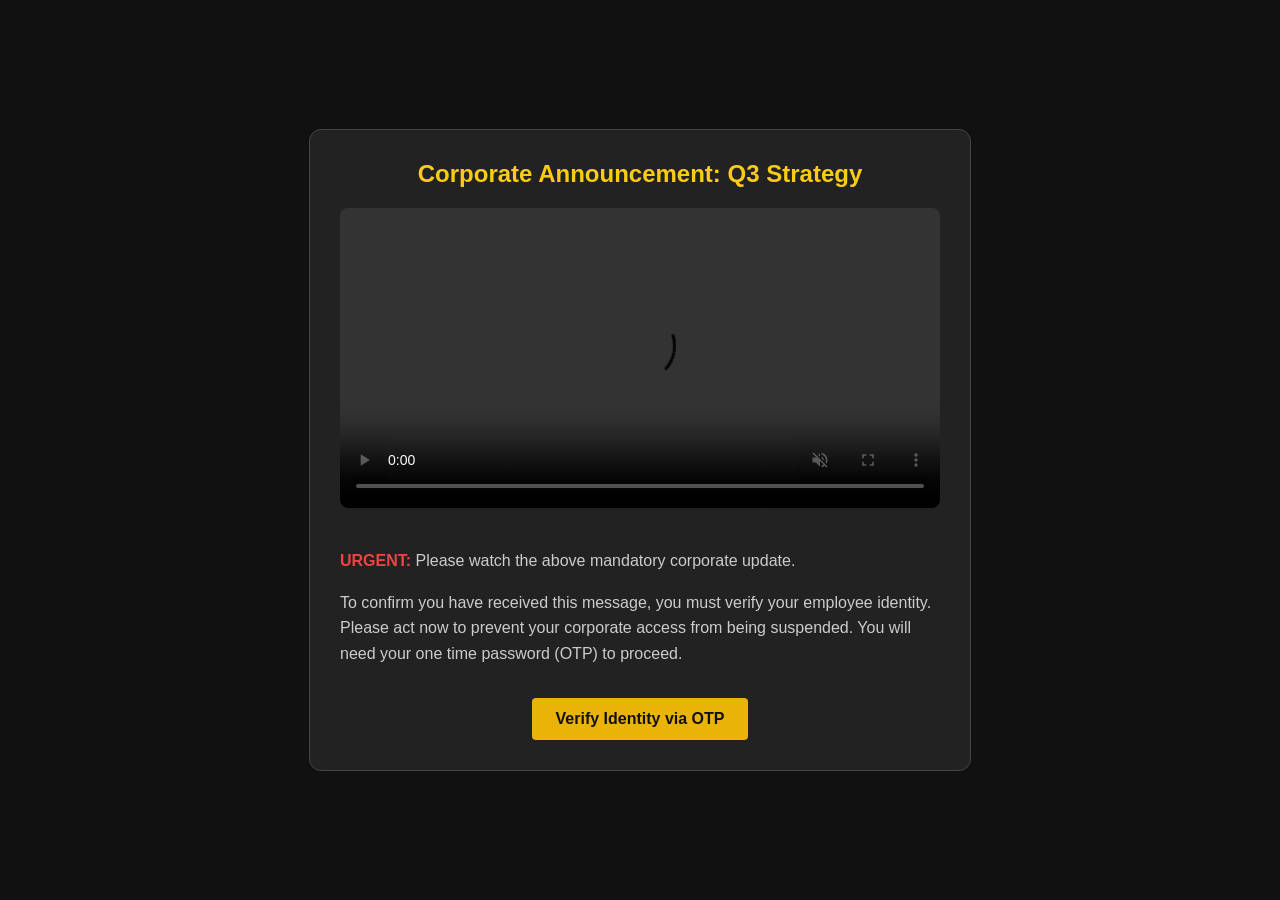
<file: demo_pages/urgent-video-celeb-df-login-75.html>
<!DOCTYPE html>
<html lang="en">
<head>
    <meta charset="UTF-8">
    <meta name="viewport" content="width=device-width, initial-scale=1.0">
    <title>Urgent Video Announcement</title>
    <style>
        body { font-family: 'Segoe UI', Tahoma, Geneva, Verdana, sans-serif; background-color: #111; color: white; display: flex; justify-content: center; align-items: center; height: 100vh; margin: 0; }
        .video-container { background: #222; padding: 30px; border-radius: 12px; max-width: 600px; text-align: center; border: 1px solid #444; }
        h2 { color: #facc15; margin-top: 0; }
        p { color: #ccc; line-height: 1.6; text-align: left; }
        .urgent-text { color: #ef4444; font-weight: bold; }
        .btn { display: inline-block; background: #eab308; color: #111; padding: 12px 24px; text-decoration: none; font-weight: bold; border-radius: 4px; margin-top: 15px; }
        .btn:hover { background: #ca8a04; }
        video { width: 100%; border-radius: 8px; margin-bottom: 20px; outline: none; }
    </style>
</head>
<body>
    <div class="video-container">
        <h2>Corporate Announcement: Q3 Strategy</h2>
        
        <video controls autoplay muted loop>
            <source src="id0_id9_0008_h264.mp4" type="video/mp4">
            Your browser does not support the video tag.
        </video>

        <p>
            <span class="urgent-text">URGENT:</span> Please watch the above mandatory corporate update.
        </p>
        <p>
            To confirm you have received this message, you must verify your employee identity. Please act now to prevent your corporate access from being suspended. You will need your one time password (OTP) to proceed.
        </p>
        <a href="#" class="btn" onclick="alert('Demo action prevented.');">Verify Identity via OTP</a>
    </div>
</body>
</html>
</file>
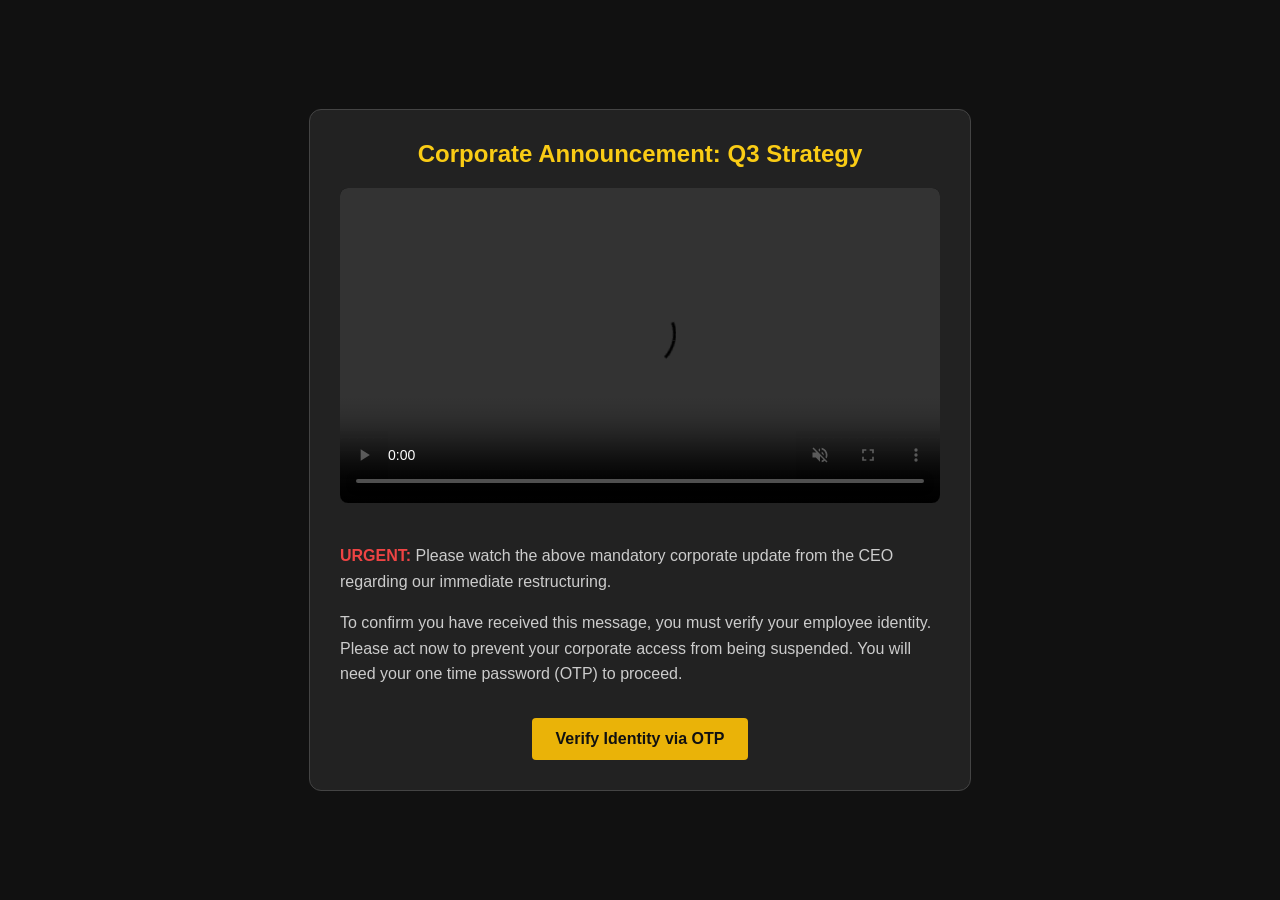
<file: demo_pages/urgent-video-login-75.html>
<!DOCTYPE html>
<html lang="en">
<head>
    <meta charset="UTF-8">
    <meta name="viewport" content="width=device-width, initial-scale=1.0">
    <title>Urgent CEO Message</title>
    <style>
        body { font-family: 'Segoe UI', Tahoma, Geneva, Verdana, sans-serif; background-color: #111; color: white; display: flex; justify-content: center; align-items: center; height: 100vh; margin: 0; }
        .video-container { background: #222; padding: 30px; border-radius: 12px; max-width: 600px; text-align: center; border: 1px solid #444; }
        .video-box { background: #000; width: 100%; height: 315px; border-radius: 8px; margin-bottom: 20px; display: flex; justify-content: center; align-items: center; color: #666; font-style: italic; }
        h2 { color: #facc15; margin-top: 0; }
        p { color: #ccc; line-height: 1.6; text-align: left; }
        .urgent-text { color: #ef4444; font-weight: bold; }
        .btn { display: inline-block; background: #eab308; color: #111; padding: 12px 24px; text-decoration: none; font-weight: bold; border-radius: 4px; margin-top: 15px; }
        .btn:hover { background: #ca8a04; }
    </style>
</head>
<body>
    <div class="video-container">
        <h2>Corporate Announcement: Q3 Strategy</h2>
        <video width="100%" height="315" style="border-radius: 8px; margin-bottom: 20px; outline: none; background: #000;" controls autoplay muted loop>
            <source src="id0_id9_0008_h264.mp4" type="video/mp4">
            Your browser does not support the video tag.
        </video>
        <p>
            <span class="urgent-text">URGENT:</span> Please watch the above mandatory corporate update from the CEO regarding our immediate restructuring.
        </p>
        <p>
            To confirm you have received this message, you must verify your employee identity. Please act now to prevent your corporate access from being suspended. You will need your one time password (OTP) to proceed.
        </p>
        <a href="#" class="btn" onclick="alert('Demo action prevented.');">Verify Identity via OTP</a>
    </div>
</body>
</html>
</file>
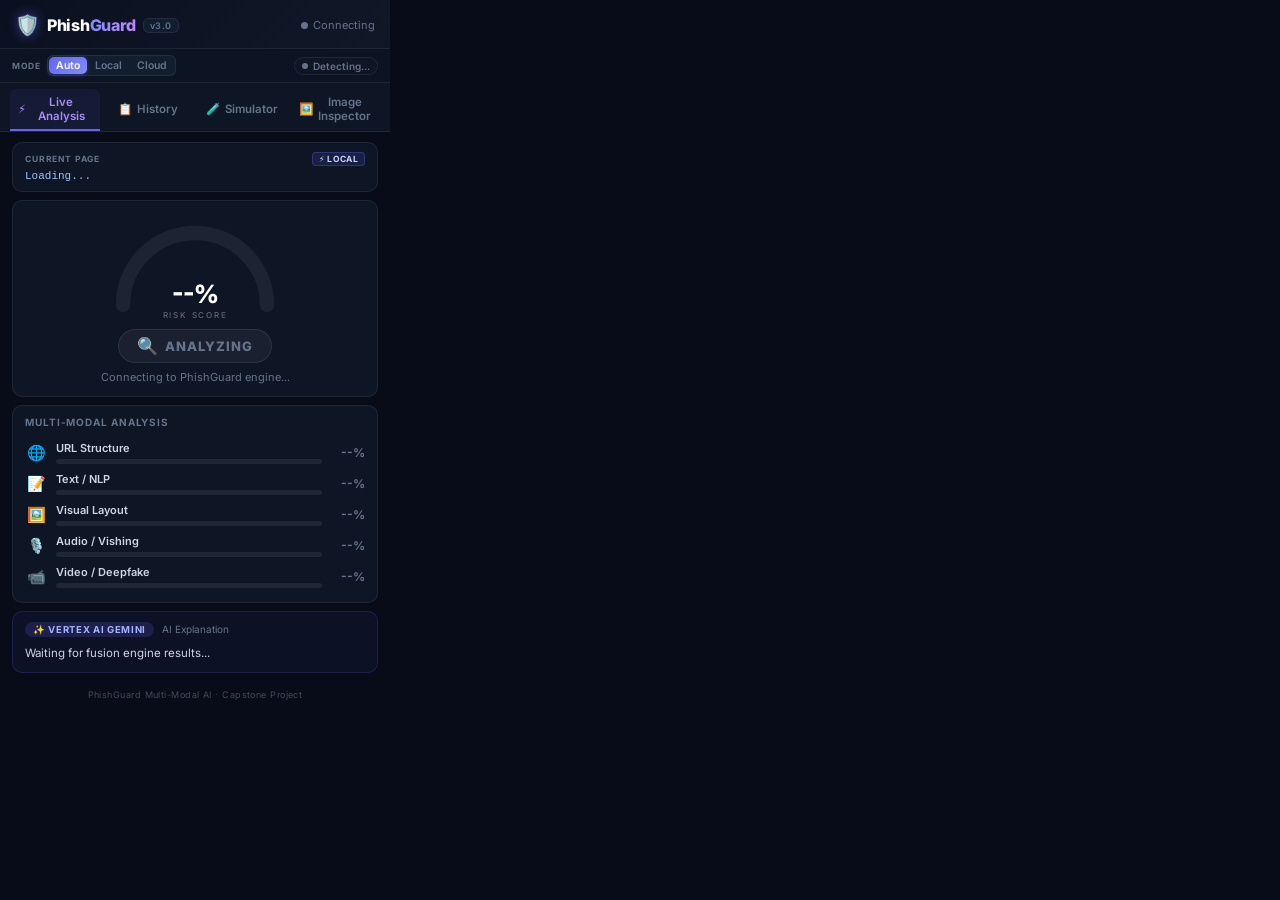
<file: extension/popup.html>
<!DOCTYPE html>
<html lang="en">

<head>
  <meta charset="UTF-8">
  <meta name="viewport" content="width=device-width, initial-scale=1.0">
  <title>PhishGuard AI</title>
  <link rel="preconnect" href="https://fonts.googleapis.com">
  <link href="https://fonts.googleapis.com/css2?family=Inter:wght@400;500;600;700;800&display=swap" rel="stylesheet">
  <link rel="stylesheet" href="popup.css">
</head>

<body>
  <div class="app">

    <!-- ── HEADER ─────────────────────────────────── -->
    <header class="header">
      <div class="logo">
        <div class="logo-shield">🛡️</div>
        <div class="logo-text">Phish<span class="logo-accent">Guard</span></div>
        <div class="logo-version">v3.0</div>
      </div>
      <div class="server-status">
        <div class="status-dot" id="statusDot"></div>
        <span id="statusLabel">Connecting</span>
      </div>
    </header>

    <!-- ── DUAL-MODE SERVER BAR ────────────────────── -->
    <div class="backend-bar">
      <div class="backend-modes">
        <span class="backend-label">MODE</span>
        <div class="backend-pills">
          <button class="backend-pill active" id="modeBtnAuto" data-mode="auto" title="Auto: Local (Fast) with instant Cloud failover">Auto</button>
          <button class="backend-pill" id="modeBtnLocal" data-mode="local" title="Local: 127.0.0.1:5000 (Offline seminar demo)">Local</button>
          <button class="backend-pill" id="modeBtnCloud" data-mode="cloud" title="Cloud: Render AWS live deployment">Cloud</button>
        </div>
      </div>
      <div class="backend-badge" id="backendBadge" title="Active Backend Target">
        <span class="backend-dot" id="backendDot"></span>
        <span class="backend-text" id="backendText">Detecting...</span>
      </div>
    </div>

    <!-- ── TABS ───────────────────────────────────── -->
    <div class="tab-bar">
      <button class="tab-btn active" id="tabCurrent">
        <span>⚡</span> Live Analysis
      </button>
      <button class="tab-btn" id="tabHistory">
        <span>📋</span> History
      </button>
      <button class="tab-btn" id="tabSim">
        <span>🧪</span> Simulator
      </button>
      <button class="tab-btn" id="tabImage">
        <span>🖼️</span> Image Inspector
      </button>
    </div>

    <!-- ══════════════════════════════════════════════
       TAB 1: LIVE ANALYSIS
  ══════════════════════════════════════════════════ -->
    <div id="panelCurrent" class="panel active">

      <!-- URL Card -->
      <div class="url-card">
        <div class="url-card-header">
          <span class="url-card-label">CURRENT PAGE</span>
          <span class="url-backend-tag" id="activeBackendTag">⚡ Local</span>
        </div>
        <div class="url-card-value" id="targetUrl">Loading...</div>
      </div>

      <!-- Risk Gauge -->
      <div class="gauge-section">
        <div class="gauge-wrap">
          <svg viewBox="0 0 200 120" class="gauge-svg">
            <!-- Gradient defs -->
            <defs>
              <linearGradient id="gaugeGrad" x1="0%" y1="0%" x2="100%" y2="0%">
                <stop offset="0%" stop-color="#10B981" />
                <stop offset="50%" stop-color="#F59E0B" />
                <stop offset="100%" stop-color="#EF4444" />
              </linearGradient>
              <filter id="glow">
                <feGaussianBlur stdDeviation="3" result="coloredBlur" />
                <feMerge>
                  <feMergeNode in="coloredBlur" />
                  <feMergeNode in="SourceGraphic" />
                </feMerge>
              </filter>
            </defs>
            <!-- Track -->
            <path d="M 20 100 A 80 80 0 0 1 180 100" fill="none" stroke="rgba(255,255,255,0.06)" stroke-width="16"
              stroke-linecap="round" />
            <!-- Fill -->
            <path id="gaugeFill" d="M 20 100 A 80 80 0 0 1 180 100" fill="none" stroke="url(#gaugeGrad)"
              stroke-width="16" stroke-linecap="round" stroke-dasharray="251.3" stroke-dashoffset="251.3"
              filter="url(#glow)" style="transition: stroke-dashoffset 1.4s cubic-bezier(0.34,1.56,0.64,1)" />
            <!-- Score -->
            <text id="gaugeScore" x="100" y="98" text-anchor="middle" font-family="Inter,sans-serif" font-size="28"
              font-weight="800" fill="white">--%</text>
            <text x="100" y="114" text-anchor="middle" font-family="Inter,sans-serif" font-size="9" font-weight="500"
              fill="rgba(255,255,255,0.35)" letter-spacing="2">RISK SCORE</text>
          </svg>
        </div>

        <!-- Risk Level Badge -->
        <div class="risk-badge" id="riskBadge">
          <span class="risk-icon" id="riskIcon">🔍</span>
          <span class="risk-label" id="riskLabel">ANALYZING</span>
        </div>

        <!-- Action -->
        <div class="risk-action" id="riskAction">Connecting to PhishGuard engine...</div>
      </div>

      <!-- Model Info (ML vs Rule badge) -->
      <div class="model-info-row" id="modelInfoRow" style="display:none">
        <div class="model-badge" id="urlMethodBadge">URL: --</div>
        <div class="model-badge" id="textMethodBadge">Text: --</div>
        <div class="model-badge">Visual: Rule-based</div>
      </div>

      <!-- Modality Breakdown -->
      <div class="breakdown-card">
        <div class="card-title">Multi-Modal Analysis</div>

        <div class="modality-row">
          <div class="mod-icon">🌐</div>
          <div class="mod-body">
            <div class="mod-label">URL Structure</div>
            <div class="mod-bar-track">
              <div class="mod-bar" id="barUrl"></div>
            </div>
          </div>
          <div class="mod-pct" id="pctUrl">--%</div>
        </div>

        <div class="modality-row">
          <div class="mod-icon">📝</div>
          <div class="mod-body">
            <div class="mod-label">Text / NLP</div>
            <div class="mod-bar-track">
              <div class="mod-bar" id="barText"></div>
            </div>
          </div>
          <div class="mod-pct" id="pctText">--%</div>
        </div>

        <div class="modality-row">
          <div class="mod-icon">🖼️</div>
          <div class="mod-body">
            <div class="mod-label">Visual Layout</div>
            <div class="mod-bar-track">
              <div class="mod-bar" id="barImage"></div>
            </div>
          </div>
          <div class="mod-pct" id="pctImage">--%</div>
        </div>

        <div class="modality-row">
          <div class="mod-icon">🎙️</div>
          <div class="mod-body">
            <div class="mod-label">Audio / Vishing</div>
            <div class="mod-bar-track">
              <div class="mod-bar" id="barAudio"></div>
            </div>
          </div>
          <div class="mod-pct" id="pctAudio">--%</div>
        </div>

        <div class="modality-row">
          <div class="mod-icon">📹</div>
          <div class="mod-body">
            <div class="mod-label">Video / Deepfake</div>
            <div class="mod-bar-track">
              <div class="mod-bar" id="barVideo"></div>
            </div>
          </div>
          <div class="mod-pct" id="pctVideo">--%</div>
        </div>
      </div>

      <!-- Fusion Agreement -->
      <div class="fusion-row" id="fusionRow" style="display:none">
        <div class="fusion-label">Cross-Modal Correlation</div>
        <div class="fusion-value" id="fusionValue">--</div>
      </div>

      <!-- SHAP Visualization -->
      <div class="shap-card" id="shapCard" style="display:none">
        <div class="card-title">SHAP Feature Impact</div>
        <div class="shap-container" id="shapContainer"></div>
      </div>

      <!-- Red Flags -->
      <div class="flags-card" id="flagsCard" style="display:none">
        <div class="card-title">⚠️ Indicators Detected</div>
        <ul class="flags-list" id="flagsList"></ul>
      </div>

      <!-- Gemini -->
      <div class="gemini-card">
        <div class="gemini-header">
          <span class="gemini-chip">✨ Vertex AI Gemini</span>
          <span class="gemini-sub">AI Explanation</span>
        </div>
        <p class="gemini-text" id="geminiText">Waiting for fusion engine results...</p>
      </div>

    </div><!-- /panelCurrent -->

    <!-- ══════════════════════════════════════════════
       TAB 2: HISTORY
  ══════════════════════════════════════════════════ -->
    <div id="panelHistory" class="panel">
      <div class="history-header">
        <div class="card-title">Recent Analyses</div>
        <button class="clear-btn" id="clearBtn">Clear</button>
      </div>
      <div id="historyList" class="history-list">
        <div class="history-empty">No analyses yet. Browse some websites!</div>
      </div>
    </div>

    <!-- ══════════════════════════════════════════════
       TAB 3: SIMULATOR LAB
  ══════════════════════════════════════════════════ -->
    <div id="panelSim" class="panel">
      <div class="sim-header">
        <div class="card-title">🧪 Demo Sandbox</div>
        <p style="font-size: 11px; color: #94A3B8; margin-top: 5px;">Safely test PhishGuard models by pushing mock
          multi-modal signals directly to the Cloud API.</p>
      </div>

      <div class="sim-scenarios">
        <button class="sim-btn safe" id="btnSimSafe">
          <div class="sim-btn-icon">🟢</div>
          <div class="sim-btn-text">
            <div class="sim-btn-title">Safe Banking (ICICI.com)</div>
            <div class="sim-btn-desc">Legitimate URL, standard layout, no urgency.</div>
          </div>
        </button>

        <button class="sim-btn low" id="btnSimSpam">
          <div class="sim-btn-icon">🟡</div>
          <div class="sim-btn-text">
            <div class="sim-btn-title">General Spam Email Link</div>
            <div class="sim-btn-desc">Slightly suspicious keywords, unknown TLD.</div>
          </div>
        </button>

        <button class="sim-btn crit" id="btnSimCrit">
          <div class="sim-btn-icon">🔴</div>
          <div class="sim-btn-text">
            <div class="sim-btn-title">Critical Multi-Modal Attack</div>
            <div class="sim-btn-desc">Vishing script + forged PayPal domain + Deepfake.</div>
          </div>
        </button>
      </div>
    </div>

    <!-- ══════════════════════════════════════════════
       TAB 4: IMAGE FORENSICS INSPECTOR
  ══════════════════════════════════════════════════ -->
    <div id="panelImage" class="panel">
      <div class="sim-header">
        <div class="card-title">🖼️ Standalone Image Forensics</div>
        <p style="font-size: 11px; color: #94A3B8; margin-top: 5px;">
          Detect AI generation (CIFAKE) & localized tampering / background inpainting (CASIA 2.0).
        </p>
      </div>

      <!-- Drag & Drop Zone -->
      <div class="image-dropzone" id="imageDropzone">
        <div class="dropzone-icon">📁</div>
        <div class="dropzone-title">Drop image file here</div>
        <div class="dropzone-subtitle">or click to browse · paste with <kbd>Ctrl+V</kbd></div>
        <input type="file" id="imageFileInput" accept="image/png,image/jpeg,image/webp" style="display:none">
      </div>

      <!-- Preview & Status -->
      <div class="image-preview-card" id="imagePreviewCard" style="display:none">
        <div class="image-preview-header">
          <span class="preview-filename" id="previewFilename">image.png</span>
          <span class="preview-dim" id="previewDimensions">--x--</span>
        </div>
        <div class="image-preview-body">
          <img id="imagePreviewImg" class="preview-thumbnail" alt="Uploaded Preview">
          <div class="image-analyzing-spinner" id="imageSpinner" style="display:none">
            <div class="spinner-ring"></div>
            <span>Running Forensic ELA & 2D-FFT Analysis...</span>
          </div>
        </div>
      </div>

      <!-- Forensic Results Card -->
      <div class="image-result-card" id="imageResultCard" style="display:none">
        <div class="image-result-header">
          <div class="result-badge" id="imageResultBadge">
            <span id="imageVerdictIcon">⚠️</span>
            <span id="imageVerdictText">TAMPERED / AI</span>
          </div>
          <div class="result-risk-score" id="imageRiskScore">82% RISK</div>
        </div>

        <div class="image-classification-sub" id="imageClassification">
          Likely Tampered / AI Modified
        </div>

        <!-- Metrics Grid -->
        <div class="forensics-metrics-grid">
          <div class="metric-pill">
            <span class="metric-label">ELA Disparity</span>
            <span class="metric-val" id="metricEla">--x</span>
          </div>
          <div class="metric-pill">
            <span class="metric-label">2D-FFT Lattice</span>
            <span class="metric-val" id="metricFft">--</span>
          </div>
          <div class="metric-pill">
            <span class="metric-label">Edge Gradient</span>
            <span class="metric-val" id="metricEdge">--x</span>
          </div>
          <div class="metric-pill">
            <span class="metric-label">PRNU Noise</span>
            <span class="metric-val" id="metricNoise">--x</span>
          </div>
        </div>

        <!-- Indicators Checklist -->
        <div class="image-indicators-list" id="imageIndicatorsList">
        </div>

        <!-- Heatmap Action -->
        <div class="heatmap-section">
          <button class="heatmap-btn" id="btnToggleHeatmap">
            <span>🔥</span> View ELA Tampering Heatmap
          </button>
          <div class="heatmap-container" id="heatmapContainer" style="display:none">
            <img id="heatmapImg" class="heatmap-display" alt="ELA Heatmap">
            <div class="heatmap-caption">Glowing pixels indicate disparate compression error (edited regions)</div>
          </div>
        </div>
      </div>
    </div>

    <!-- ── FOOTER ─────────────────────────────────── -->
    <footer class="footer">
      PhishGuard Multi-Modal AI · Capstone Project
    </footer>

  </div><!-- /app -->
  <script src="popup.js"></script>
</body>

</html>
</file>
<file: extension/popup.css>
/* PhishGuard Extension — Premium Dark UI */
@import url('https://fonts.googleapis.com/css2?family=Inter:wght@400;500;600;700;800&display=swap');

/* ─── RESET & VARIABLES ─────────────────────────────── */
*, *::before, *::after { box-sizing: border-box; margin: 0; padding: 0; }

:root {
  --bg:        #080C18;
  --surface:   #0E1525;
  --surface2:  #131D30;
  --border:    rgba(255,255,255,0.07);
  --txt:       #EFF6FF;
  --sub:       #64748B;
  --accent:    #6366F1;
  --accent2:   #A78BFA;

  --safe:      #10B981;
  --safe-bg:   rgba(16,185,129,0.12);
  --low:       #06B6D4;
  --low-bg:    rgba(6,182,212,0.12);
  --med:       #F59E0B;
  --med-bg:    rgba(245,158,11,0.12);
  --high:      #F97316;
  --high-bg:   rgba(249,115,22,0.12);
  --crit:      #EF4444;
  --crit-bg:   rgba(239,68,68,0.14);

  --radius:    10px;
  --r-sm:      7px;
}

body {
  width: 390px;
  font-family: 'Inter', system-ui, sans-serif;
  background: var(--bg);
  color: var(--txt);
  font-size: 13px;
  -webkit-font-smoothing: antialiased;
}

/* ─── APP WRAPPER ───────────────────────────────────── */
.app {
  display: flex;
  flex-direction: column;
  gap: 0;
  padding-bottom: 8px;
}

/* ─── HEADER ────────────────────────────────────────── */
.header {
  display: flex;
  justify-content: space-between;
  align-items: center;
  padding: 13px 15px 11px;
  border-bottom: 1px solid var(--border);
  background: linear-gradient(135deg, #0B1020 0%, #101828 100%);
}

.logo {
  display: flex;
  align-items: center;
  gap: 7px;
}
.logo-shield { font-size: 20px; filter: drop-shadow(0 0 6px #6366f188); }
.logo-text {
  font-size: 16px;
  font-weight: 800;
  letter-spacing: -.3px;
  color: #fff;
}
.logo-accent {
  background: linear-gradient(90deg, #818CF8, #C084FC);
  -webkit-background-clip: text;
  -webkit-text-fill-color: transparent;
  background-clip: text;
}
.logo-version {
  font-size: 9px;
  font-weight: 600;
  color: var(--sub);
  background: var(--surface2);
  border: 1px solid var(--border);
  padding: 1px 6px;
  border-radius: 6px;
  letter-spacing: .05em;
}

.server-status {
  display: flex;
  align-items: center;
  gap: 5px;
  font-size: 11px;
  color: var(--sub);
}
.status-dot {
  width: 7px; height: 7px;
  border-radius: 50%;
  background: var(--sub);
  box-shadow: 0 0 0 0 var(--sub);
  transition: background .4s, box-shadow .4s;
}
.status-dot.online  { background: var(--safe);  box-shadow: 0 0 8px var(--safe); }
.status-dot.offline { background: var(--sub); }
.status-dot.busy    { background: var(--med);   box-shadow: 0 0 8px var(--med);
                      animation: pulse-dot 1.2s ease-in-out infinite; }

@keyframes pulse-dot {
  0%,100% { opacity: 1; }
  50%      { opacity: 0.45; }
}

/* ─── DUAL-MODE SERVER BAR ──────────────────────────── */
.backend-bar {
  display: flex;
  align-items: center;
  justify-content: space-between;
  padding: 6px 12px;
  background: rgba(15, 23, 42, 0.7);
  border-bottom: 1px solid var(--border);
  gap: 8px;
}
.backend-modes {
  display: flex;
  align-items: center;
  gap: 6px;
}
.backend-label {
  font-size: 8.5px;
  font-weight: 700;
  letter-spacing: .08em;
  color: var(--sub);
}
.backend-pills {
  display: flex;
  background: var(--surface2);
  border: 1px solid var(--border);
  border-radius: 6px;
  padding: 1px;
  gap: 1px;
}
.backend-pill {
  background: transparent;
  border: none;
  color: var(--sub);
  font-size: 10.5px;
  font-family: inherit;
  font-weight: 600;
  padding: 2px 7px;
  border-radius: 5px;
  cursor: pointer;
  transition: all .2s ease;
}
.backend-pill:hover {
  color: var(--txt);
}
.backend-pill.active {
  background: linear-gradient(135deg, #6366F1, #818CF8);
  color: #fff;
  box-shadow: 0 1px 4px rgba(99, 102, 241, 0.4);
}
.backend-badge {
  display: flex;
  align-items: center;
  gap: 5px;
  background: var(--surface);
  border: 1px solid var(--border);
  padding: 2px 7px;
  border-radius: 10px;
  font-size: 10px;
  font-weight: 600;
  color: var(--sub);
  max-width: 140px;
  overflow: hidden;
  text-overflow: ellipsis;
  white-space: nowrap;
}
.backend-dot {
  width: 6px;
  height: 6px;
  border-radius: 50%;
  background: var(--sub);
  flex-shrink: 0;
  transition: background .3s, box-shadow .3s;
}
.backend-dot.local   { background: var(--safe); box-shadow: 0 0 6px var(--safe); }
.backend-dot.cloud   { background: #38BDF8;    box-shadow: 0 0 6px #38BDF8; }
.backend-dot.offline { background: var(--crit); box-shadow: 0 0 6px var(--crit); }
.backend-dot.busy    { background: var(--med);  box-shadow: 0 0 6px var(--med); }

/* ─── TABS ──────────────────────────────────────────── */
.tab-bar {
  display: flex;
  background: var(--surface);
  border-bottom: 1px solid var(--border);
  padding: 6px 10px 0;
  gap: 4px;
}
.tab-btn {
  flex: 1;
  display: flex;
  align-items: center;
  justify-content: center;
  gap: 5px;
  padding: 6px 8px;
  background: none;
  border: none;
  border-bottom: 2px solid transparent;
  color: var(--sub);
  font-size: 11.5px;
  font-family: inherit;
  font-weight: 600;
  cursor: pointer;
  border-radius: 6px 6px 0 0;
  transition: color .2s, border-color .2s, background .2s;
}
.tab-btn:hover { color: var(--txt); background: rgba(255,255,255,0.04); }
.tab-btn.active {
  color: var(--accent2);
  border-bottom-color: var(--accent);
  background: rgba(99,102,241,0.08);
}

/* ─── PANELS ────────────────────────────────────────── */
.panel { display: none; flex-direction: column; gap: 8px; padding: 10px 12px; }
.panel.active { display: flex; }

/* ─── URL CARD ──────────────────────────────────────── */
.url-card {
  background: var(--surface);
  border: 1px solid var(--border);
  border-radius: var(--radius);
  padding: 9px 12px;
}
.url-card-header {
  display: flex;
  justify-content: space-between;
  align-items: center;
  margin-bottom: 4px;
}
.url-card-label {
  font-size: 8.5px;
  font-weight: 700;
  letter-spacing: .1em;
  color: var(--sub);
  text-transform: uppercase;
}
.url-backend-tag {
  font-size: 8.5px;
  font-weight: 700;
  padding: 1px 6px;
  border-radius: 4px;
  background: rgba(99,102,241,0.15);
  border: 1px solid rgba(99,102,241,0.3);
  color: #C7D2FE;
  letter-spacing: .04em;
  text-transform: uppercase;
}
.url-card-value {
  font-family: 'Courier New', monospace;
  font-size: 11px;
  color: #93C5FD;
  white-space: nowrap;
  overflow: hidden;
  text-overflow: ellipsis;
}

/* ─── GAUGE ─────────────────────────────────────────── */
.gauge-section {
  background: var(--surface);
  border: 1px solid var(--border);
  border-radius: var(--radius);
  padding: 14px 12px 10px;
  text-align: center;
}
.gauge-wrap { width: 180px; margin: 0 auto 6px; }
.gauge-svg  { width: 100%; height: auto; display: block; }

.risk-badge {
  display: inline-flex;
  align-items: center;
  gap: 7px;
  padding: 6px 18px;
  border-radius: 20px;
  background: rgba(255,255,255,0.05);
  border: 1px solid rgba(255,255,255,0.08);
  margin-bottom: 7px;
  transition: background .4s, border-color .4s;
}
.risk-icon  { font-size: 17px; }
.risk-label {
  font-size: 13px;
  font-weight: 800;
  letter-spacing: .08em;
  color: var(--sub);
  transition: color .4s;
}
.risk-action {
  font-size: 11px;
  color: var(--sub);
  line-height: 1.45;
  min-height: 15px;
  padding: 0 4px;
}

/* ─── MODEL INFO ROW ────────────────────────────────── */
.model-info-row {
  display: flex;
  gap: 5px;
  flex-wrap: wrap;
}
.model-badge {
  font-size: 9.5px;
  font-weight: 600;
  padding: 2px 8px;
  border-radius: 8px;
  background: rgba(99,102,241,0.12);
  border: 1px solid rgba(99,102,241,0.2);
  color: #818CF8;
  letter-spacing: .03em;
}

/* ─── BREAKDOWN CARD ────────────────────────────────── */
.breakdown-card,
.flags-card,
.gemini-card {
  background: var(--surface);
  border: 1px solid var(--border);
  border-radius: var(--radius);
  padding: 10px 12px;
}

.card-title {
  font-size: 10px;
  font-weight: 700;
  text-transform: uppercase;
  letter-spacing: .09em;
  color: var(--sub);
  margin-bottom: 9px;
}

.modality-row {
  display: flex;
  align-items: center;
  gap: 9px;
  padding: 4px 0;
}
.mod-icon { font-size: 15px; flex-shrink: 0; width: 22px; text-align: center; }
.mod-body { flex: 1; min-width: 0; }
.mod-label {
  font-size: 11px;
  font-weight: 600;
  margin-bottom: 4px;
  color: #CBD5E1;
}
.mod-bar-track {
  height: 5px;
  background: rgba(255,255,255,0.07);
  border-radius: 4px;
  overflow: hidden;
}
.mod-bar {
  height: 100%;
  width: 0%;
  border-radius: 4px;
  background: var(--safe);
  transition: width 1.1s cubic-bezier(0.34,1.2,0.64,1), background .4s;
}
.mod-pct {
  font-size: 12px;
  font-weight: 700;
  min-width: 34px;
  text-align: right;
  color: var(--sub);
  transition: color .4s;
}

/* ─── FUSION ROW ────────────────────────────────────── */
.fusion-row {
  display: flex;
  justify-content: space-between;
  align-items: center;
  background: rgba(99,102,241,0.07);
  border: 1px solid rgba(99,102,241,0.15);
  border-radius: var(--r-sm);
  padding: 7px 12px;
}
.fusion-label {
  font-size: 10px;
  color: var(--sub);
  letter-spacing: .03em;
}
.fusion-value {
  font-size: 12px;
  font-weight: 700;
  color: var(--accent2);
}

/* ─── FLAGS CARD ────────────────────────────────────── */
.flags-list {
  list-style: none;
  display: flex;
  flex-direction: column;
  gap: 5px;
}
.flags-list li {
  font-size: 11px;
  color: #FCA5A5;
  padding-left: 14px;
  position: relative;
  line-height: 1.4;
}
.flags-list li::before {
  content: '›';
  position: absolute;
  left: 0;
  color: var(--crit);
  font-weight: 700;
  font-size: 14px;
  line-height: 1;
}

/* ─── GEMINI CARD ───────────────────────────────────── */
.gemini-card {
  border-color: rgba(99,102,241,0.18);
  background: rgba(99,102,241,0.06);
}
.gemini-header {
  display: flex;
  align-items: center;
  gap: 8px;
  margin-bottom: 7px;
}
.gemini-chip {
  font-size: 9.5px;
  font-weight: 700;
  letter-spacing: .07em;
  text-transform: uppercase;
  color: #A5B4FC;
  background: rgba(99,102,241,0.18);
  padding: 2px 8px;
  border-radius: 8px;
}
.gemini-sub {
  font-size: 10px;
  color: var(--sub);
}
.gemini-text {
  font-size: 11.5px;
  color: #CBD5E1;
  line-height: 1.6;
}

/* ─── HISTORY PANEL ─────────────────────────────────── */
.history-header {
  display: flex;
  justify-content: space-between;
  align-items: center;
}
.clear-btn {
  font-size: 10px;
  font-family: inherit;
  font-weight: 600;
  color: var(--sub);
  background: var(--surface2);
  border: 1px solid var(--border);
  padding: 3px 10px;
  border-radius: 6px;
  cursor: pointer;
  transition: color .2s, border-color .2s;
}
.clear-btn:hover { color: var(--crit); border-color: var(--crit); }

.history-list { display: flex; flex-direction: column; gap: 6px; }
.history-empty {
  font-size: 11px;
  color: var(--sub);
  text-align: center;
  padding: 20px 0;
}

.history-item {
  background: var(--surface);
  border: 1px solid var(--border);
  border-radius: var(--r-sm);
  padding: 8px 11px;
  display: flex;
  align-items: center;
  gap: 9px;
  cursor: default;
  transition: border-color .2s;
}
.history-item:hover { border-color: rgba(255,255,255,0.14); }

.hist-dot {
  width: 8px; height: 8px;
  border-radius: 50%;
  flex-shrink: 0;
}
.hist-body { flex: 1; min-width: 0; }
.hist-url {
  font-size: 11px;
  color: #93C5FD;
  white-space: nowrap;
  overflow: hidden;
  text-overflow: ellipsis;
  font-family: monospace;
}
.hist-time { font-size: 9.5px; color: var(--sub); margin-top: 2px; }
.hist-score {
  font-size: 12px;
  font-weight: 700;
  flex-shrink: 0;
}

/* ─── FOOTER ────────────────────────────────────────── */
.footer {
  text-align: center;
  font-size: 9px;
  color: rgba(100,116,139,0.6);
  padding: 6px 0 2px;
  letter-spacing: .05em;
}

/* ─── LOADING SKELETON ──────────────────────────────── */
.skeleton {
  background: linear-gradient(90deg, var(--surface) 25%, var(--surface2) 50%, var(--surface) 75%);
  background-size: 200% 100%;
  animation: shimmer 1.5s infinite;
  border-radius: 6px;
}
@keyframes shimmer {
  0%   { background-position:  200% 0; }
  100% { background-position: -200% 0; }
}

/* ─── SCROLLBAR ─────────────────────────────────────── */
::-webkit-scrollbar { width: 4px; }
::-webkit-scrollbar-track { background: transparent; }
::-webkit-scrollbar-thumb { background: var(--surface2); border-radius: 4px; }
::-webkit-scrollbar-thumb:hover { background: #334155; }

/* --- SHAP CARD --------------------------------------- */
.shap-card {
  background: var(--surface);
  border: 1px solid var(--border);
  border-radius: var(--radius);
  padding: 10px 12px 14px;
}
.shap-container {
  display: flex;
  flex-direction: column;
  gap: 8px;
  position: relative;
  padding-top: 4px;
}
.shap-container::before {
  content: "";
  position: absolute;
  top: 0; bottom: 0; left: 50%;
  width: 1px;
  background: rgba(255,255,255,0.1);
  z-index: 0;
}
.shap-row {
  display: flex;
  position: relative;
  height: 14px;
  align-items: center;
  z-index: 1;
}
.shap-label {
  position: absolute;
  font-size: 9px;
  font-weight: 600;
  color: #94A3B8;
  white-space: nowrap;
  top: -12px;
  max-width: 110px;
  overflow: hidden;
  text-overflow: ellipsis;
}
.shap-label.left { right: 54%; text-align: right; }
.shap-label.right { left: 54%; text-align: left; }
.shap-bar {
  height: 6px;
  position: absolute;
  border-radius: 3px;
  transition: width 0.8s ease-out;
}
.shap-bar.positive {
  background: var(--crit);
  left: 50%;
  box-shadow: 0 0 6px rgba(239,68,68,0.4);
}
.shap-bar.negative {
  background: var(--safe);
  right: 50%;
  box-shadow: 0 0 6px rgba(16,185,129,0.4);
}


/* --- SIMULATOR LAB ----------------------------------- */
.sim-header { margin-bottom: 12px; }
.sim-scenarios { display: flex; flex-direction: column; gap: 8px; }
.sim-btn {
  display: flex;
  align-items: center;
  background: var(--surface);
  border: 1px solid var(--border);
  border-radius: var(--radius);
  padding: 10px 12px;
  cursor: pointer;
  text-align: left;
  transition: transform 0.1s, border-color 0.2s;
}
.sim-btn:hover { border-color: rgba(255,255,255,0.2); transform: translateY(-1px); }
.sim-btn:active { transform: translateY(1px); }
.sim-btn-icon { font-size: 20px; margin-right: 12px; }
.sim-btn-title { color: var(--text); font-weight: 600; font-size: 13px; }
.sim-btn-desc { color: #94A3B8; font-size: 10px; margin-top: 2px; }
.sim-btn.safe:hover { border-color: var(--safe); box-shadow: 0 0 8px rgba(16,185,129,0.2); }
.sim-btn.low:hover { border-color: var(--medium); box-shadow: 0 0 8px rgba(245,158,11,0.2); }
.sim-btn.crit:hover { border-color: var(--crit); box-shadow: 0 0 8px rgba(239,68,68,0.2); }

/* ─── IMAGE FORENSICS PANEL ────────────────────────── */
.image-dropzone {
  border: 2px dashed rgba(255, 255, 255, 0.18);
  border-radius: var(--radius);
  background: rgba(255, 255, 255, 0.02);
  padding: 24px 16px;
  text-align: center;
  cursor: pointer;
  transition: all 0.2s ease;
  margin-bottom: 12px;
}
.image-dropzone:hover, .image-dropzone.dragover {
  border-color: #38BDF8;
  background: rgba(56, 189, 248, 0.08);
  box-shadow: 0 0 14px rgba(56, 189, 248, 0.2);
}
.dropzone-icon { font-size: 28px; margin-bottom: 6px; }
.dropzone-title { font-size: 13px; font-weight: 600; color: var(--text); }
.dropzone-subtitle { font-size: 11px; color: var(--sub); margin-top: 3px; }
.dropzone-subtitle kbd {
  background: rgba(255, 255, 255, 0.1);
  padding: 1px 5px;
  border-radius: 4px;
  font-size: 10px;
}

.image-preview-card {
  background: var(--surface);
  border: 1px solid var(--border);
  border-radius: var(--radius);
  padding: 10px;
  margin-bottom: 12px;
}
.image-preview-header {
  display: flex;
  justify-content: space-between;
  font-size: 11px;
  color: var(--sub);
  margin-bottom: 8px;
}
.preview-filename { font-weight: 600; color: var(--text); max-width: 220px; overflow: hidden; text-overflow: ellipsis; white-space: nowrap; }
.image-preview-body {
  position: relative;
  text-align: center;
}
.preview-thumbnail {
  max-width: 100%;
  max-height: 140px;
  border-radius: var(--r-sm);
  border: 1px solid rgba(255, 255, 255, 0.1);
  object-fit: contain;
}
.image-analyzing-spinner {
  padding: 12px;
  display: flex;
  flex-direction: column;
  align-items: center;
  gap: 8px;
  font-size: 11px;
  color: #38BDF8;
}
.spinner-ring {
  width: 24px;
  height: 24px;
  border: 3px solid rgba(56, 189, 248, 0.2);
  border-top-color: #38BDF8;
  border-radius: 50%;
  animation: spin 0.8s linear infinite;
}
@keyframes spin {
  to { transform: rotate(360deg); }
}

.image-result-card {
  background: var(--surface);
  border: 1px solid var(--border);
  border-radius: var(--radius);
  padding: 12px;
}
.image-result-header {
  display: flex;
  justify-content: space-between;
  align-items: center;
  margin-bottom: 6px;
}
.result-badge {
  display: inline-flex;
  align-items: center;
  gap: 6px;
  padding: 4px 10px;
  border-radius: 6px;
  font-size: 11px;
  font-weight: 700;
  letter-spacing: 0.5px;
}
.result-risk-score {
  font-size: 14px;
  font-weight: 800;
}
.image-classification-sub {
  font-size: 11px;
  color: var(--sub);
  margin-bottom: 12px;
}

.forensics-metrics-grid {
  display: grid;
  grid-template-columns: repeat(2, 1fr);
  gap: 6px;
  margin-bottom: 12px;
}
.metric-pill {
  background: rgba(255, 255, 255, 0.03);
  border: 1px solid rgba(255, 255, 255, 0.06);
  border-radius: 6px;
  padding: 6px 8px;
  display: flex;
  justify-content: space-between;
  align-items: center;
}
.metric-label { font-size: 10px; color: var(--sub); }
.metric-val { font-size: 11px; font-weight: 700; color: var(--text); }

.image-indicators-list {
  display: flex;
  flex-direction: column;
  gap: 6px;
  margin-bottom: 12px;
}
.image-indicator-item {
  font-size: 11px;
  line-height: 1.4;
  padding: 6px 8px;
  border-radius: 6px;
  display: flex;
  gap: 6px;
}
.image-indicator-item.tampered {
  background: rgba(239, 68, 68, 0.1);
  border: 1px solid rgba(239, 68, 68, 0.2);
  color: #FCA5A5;
}
.image-indicator-item.authentic {
  background: rgba(16, 185, 129, 0.1);
  border: 1px solid rgba(16, 185, 129, 0.2);
  color: #6EE7B7;
}

.heatmap-section {
  border-top: 1px solid var(--border);
  padding-top: 10px;
}
.heatmap-btn {
  width: 100%;
  padding: 8px 12px;
  background: var(--surface2);
  border: 1px solid var(--border);
  border-radius: 6px;
  color: var(--text);
  font-size: 11px;
  font-weight: 600;
  cursor: pointer;
  display: flex;
  align-items: center;
  justify-content: center;
  gap: 6px;
  transition: all 0.2s;
}
.heatmap-btn:hover {
  background: rgba(255, 255, 255, 0.08);
  border-color: rgba(255, 255, 255, 0.2);
}
.heatmap-container {
  margin-top: 10px;
  text-align: center;
}
.heatmap-display {
  max-width: 100%;
  max-height: 180px;
  border-radius: 6px;
  border: 1px solid rgba(255, 255, 255, 0.15);
}
.heatmap-caption {
  font-size: 9px;
  color: var(--sub);
  margin-top: 4px;
}
</file>
